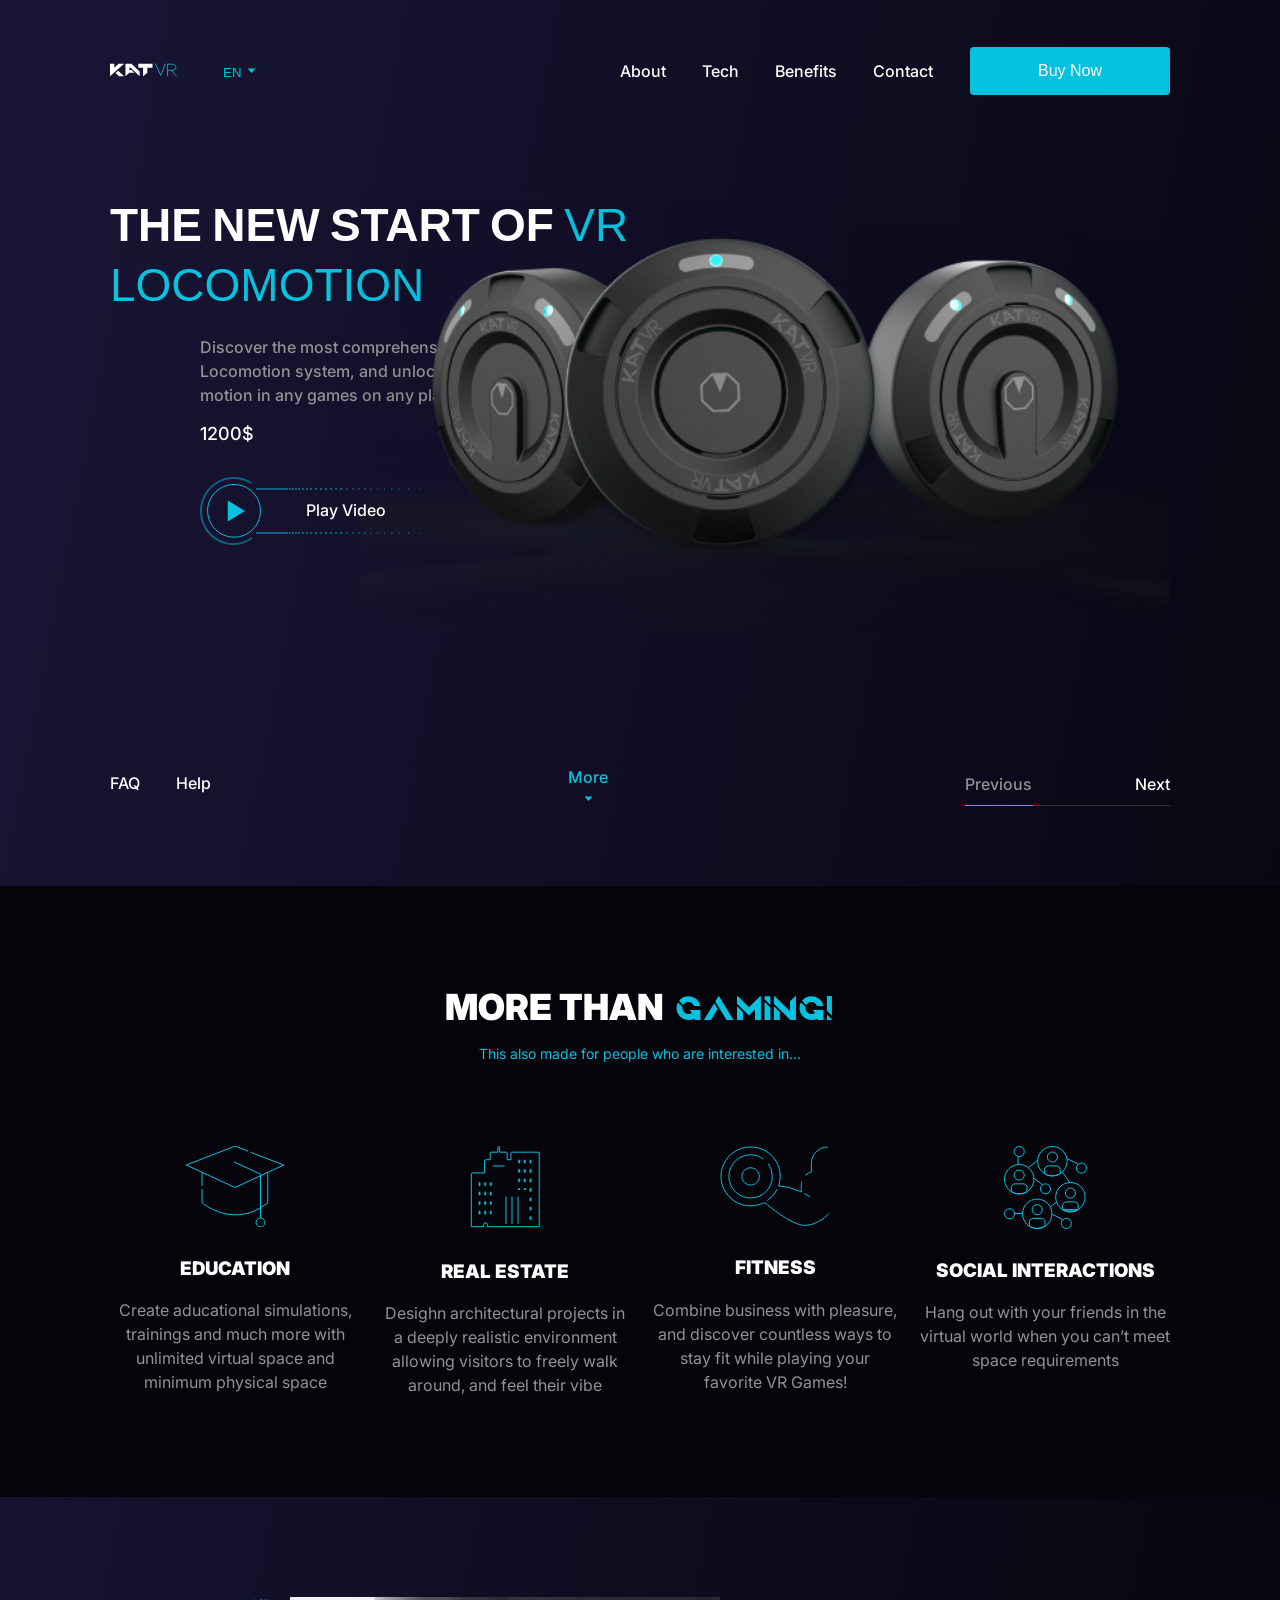
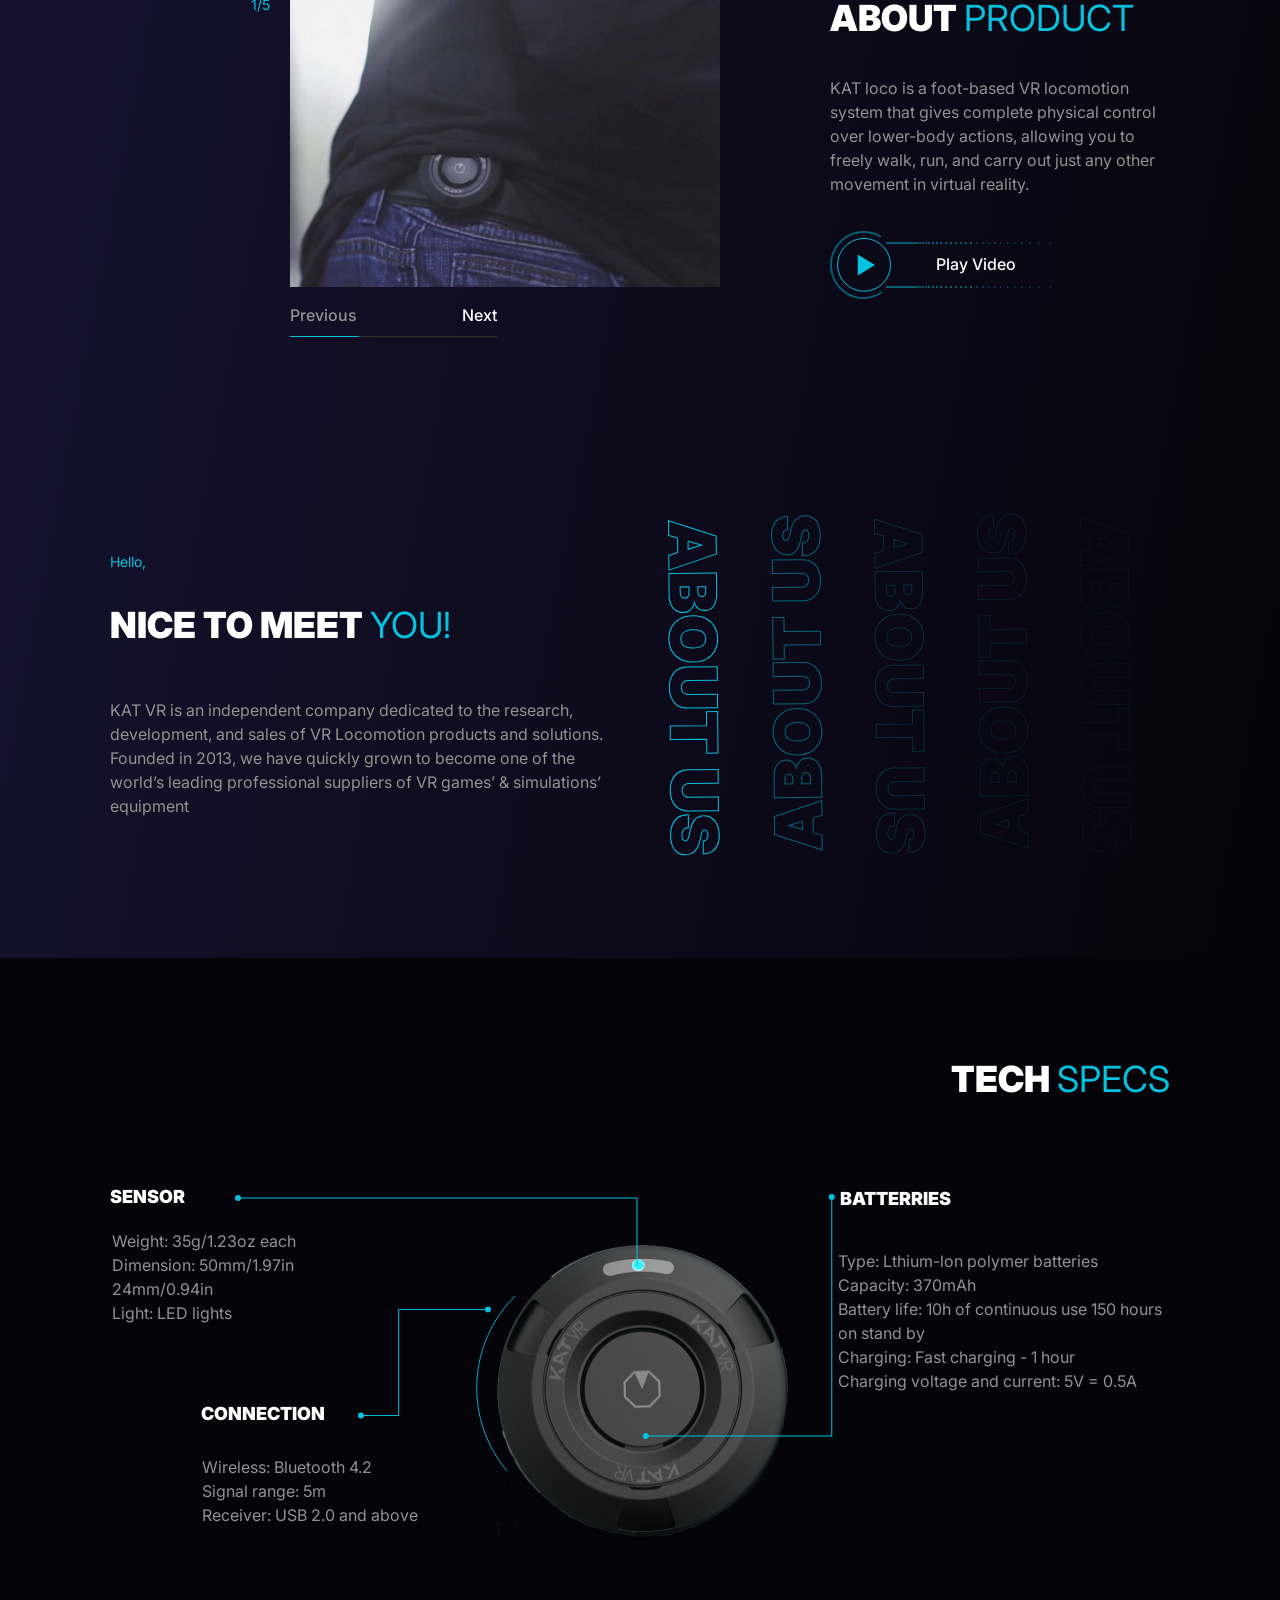
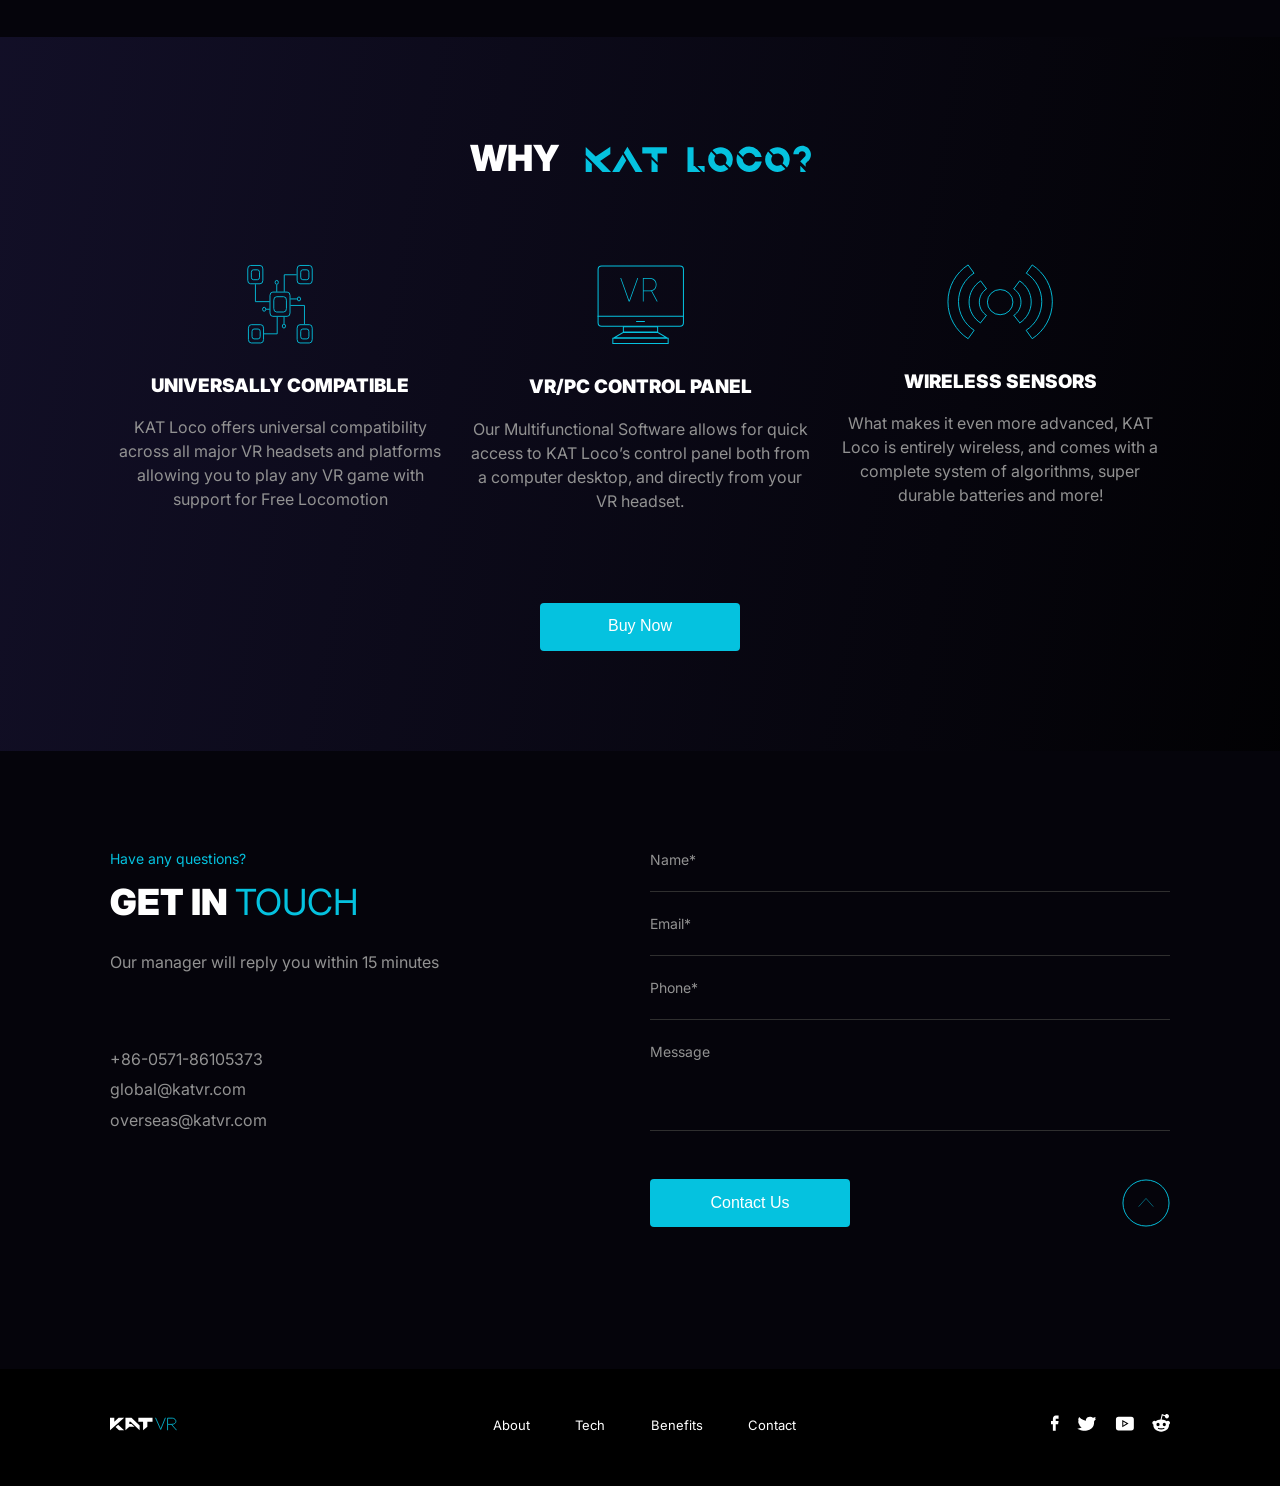
<file: index.html>
<!doctype html><html lang="en" class="page"><head><meta charset="utf-8"><meta name="viewport" content="width=device-width, initial-scale=1.0"><title>KateVR</title><link rel="stylesheet" href="index.b2f0c675.css"><link rel="icon" href="favicon.d7682558.svg"><link rel="preconnect" href="https://fonts.googleapis.com"><link rel="preconnect" href="https://fonts.gstatic.com"><link href="https://fonts.googleapis.com/css2?family=Inter:ital,opsz,wght@0,14..32,100..900;1,14..32,100..900&display=swap" rel="stylesheet"></head><body> <a id="top"></a> <header class="header"> <div class="top-bar"> <div class="container"> <div class="top-bar__content"> <div class="top-bar__left"> <a href="#" class="top-bar__logo"> <img src="logo.3703024a.svg" alt="Logo" class="top-bar__logo-img"> </a> <form action="#" method="get" class="language-switcher"> <label for="language-select"></label> <select id="language-select" name="language" onchange="location = this.value;" class="language-switcher__select"> <option value="/en/index.html" class="language-switcher__option"> EN </option> <option value="/uk/index.html" class="language-switcher__option"> UA </option> <option value="/pl/index.html" class="language-switcher__option"> PL </option> <option value="/ar/index.html" class="language-switcher__option"> AR </option> <option value="/chs/index.html" class="language-switcher__option"> CHS </option> <option value="/cht/index.html" class="language-switcher__option"> CHT </option> <option value="/fra/index.html" class="language-switcher__option"> FRA </option> <option value="/deu/index.html" class="language-switcher__option"> DEU </option> <option value="/ita/index.html" class="language-switcher__option"> ITA </option> </select> </form> </div> <div class="top-bar__right"> <nav class="nav"> <ul class="nav__list nav__list--top"> <li class="nav__item"> <a href="#about" class="nav__link"> About </a> </li> <li class="nav__item"> <a href="#tech" class="nav__link"> Tech </a> </li> <li class="nav__item"> <a href="#benefits" class="nav__link"> Benefits </a> </li> <li class="nav__item"> <a href="#contact" class="nav__link"> Contact </a> </li> </ul> </nav> <button type="submit" class="button button__top-bar"> <a href="#order" class="button__top-bar"> Buy Now </a> </button> </div> <a href="#menu" class="top-bar__logo-menu"></a> </div> </div> </div> <div class="container"> <div class="header__content"> <picture class="header__fond"> <source srcset="image-des.78e8063e.png" media="(min-width: 1280px)"> <source srcset="image-tab.a88b3198.png" media="(min-width: 768px)"> <source srcset="image-mob.cc9df859.png" media="(max-width: 767px)"> <img src="image-des.78e8063e.png" alt="Header image" class="header__img"> </picture> <h1 class="header__title"> THE NEW START OF <span class="header__title--accent">VR LOCOMOTION</span> </h1> <p class="header__text"> Discover the most comprehensive VR Locomotion system, and unlock infinite motion in any games on any platforms! </p> <p class="header__price">1200$</p> <div class="play"> <input type="checkbox" id="video-toggle" class="play__video-toggle" hidden> <label for="video-toggle" class="play__label"> <svg width="221" height="69" fill="none" class="play__icon"><path fill="#05C2DF" d="M86 12H56v2h30zM86 56H56v2h30z" opacity=".45"/><path stroke="#05C2DF" stroke-miterlimit="1.517" stroke-width="2" d="M51 7c-4.88-3.411-10.086-4.648-16-5S23.56 3.003 18.321 5.812a32.7 32.7 0 0 0-12.676 12.18A33.4 33.4 0 0 0 1 35.08a33.4 33.4 0 0 0 4.727 17.066A32.7 32.7 0 0 0 18.46 64.263a32.04 32.04 0 0 0 17.066 3.67C41.44 67.554 47.136 65.436 52 62" opacity=".45"/><path stroke="#05C2DF" stroke-miterlimit="10" d="M34.03 61.155c14.588 0 26.413-11.79 26.413-26.335 0-14.544-11.825-26.335-26.412-26.335S7.618 20.275 7.618 34.82s11.825 26.335 26.413 26.335Z"/><path fill="#05C2DF" d="M45 35 27.75 45.392V24.608z" class="play__icon--arrow"/><path fill="#05C2DF" d="M91 12h-2v2h2zM88 12h-2v2h2zM94 12h-2v2h2zM97 12h-2v2h2zM100 12h-2v2h2zM104 12h-2v2h2zM108 12h-2v2h2zM112 12h-2v2h2zM117 12h-2v2h2zM122 12h-2v2h2zM127 12h-2v2h2zM132 12h-2v2h2zM137 12h-2v2h2zM142 12h-2v2h2zM153.6 12.23H152v1.6h1.6zM159.6 12.23H158v1.6h1.6zM165.6 12.23H164v1.6h1.6zM171.3 12.43H170v1.3h1.3zM178.3 12.43H177v1.3h1.3zM185.3 12.43H184v1.3h1.3zM192.3 12.43H191v1.3h1.3zM200.3 12.43H199v1.3h1.3zM209.3 12.43H208v1.3h1.3zM147.6 12.23H146v1.6h1.6zM221 12.5h-1v1h1zM91 56h-2v2h2zM88 56h-2v2h2zM94 56h-2v2h2zM97 56h-2v2h2zM100 56h-2v2h2zM104 56h-2v2h2zM108 56h-2v2h2zM112 56h-2v2h2zM117 56h-2v2h2zM122 56h-2v2h2zM127 56h-2v2h2zM132 56h-2v2h2zM137 56h-2v2h2zM142 56h-2v2h2zM153.6 56.23H152v1.6h1.6zM159.6 56.23H158v1.6h1.6zM165.6 56.23H164v1.6h1.6zM171.3 56.43H170v1.3h1.3zM178.3 56.43H177v1.3h1.3zM185.3 56.43H184v1.3h1.3zM192.3 56.43H191v1.3h1.3zM200.3 56.43H199v1.3h1.3zM209.3 56.43H208v1.3h1.3zM147.6 56.23H146v1.6h1.6zM221 56.5h-1v1h1z" opacity=".45"/></svg> <span class="play__text">Play Video</span> </label> <div class="overlay"> <div class="overlay__content"> <label for="video-toggle" class="overlay__icon-close"> <img src="icon-close.1c8b5f7a.svg" alt="Close"> </label> <iframe src="https://www.youtube.com/embed/8z6QjTrTkGY" width="560" height="315" allow="accelerometer; autoplay; clipboard-write; encrypted-media; gyroscope; picture-in-picture" allowfullscreen class="overlay__video"></iframe> </div> </div> </div> <button type="submit" class="button button--buy page__button-buy"> <a href="#order" class="page__button-link"> Buy Now </a> </button> <div class="header__bottom"> <nav class="nav"> <ul class="nav__list nav__list--bottom"> <li class="nav__item"> <a href="#FAQ" class="nav__link"> FAQ </a> </li> <li class="nav__item"> <a href="#help" class="nav__link"> Help </a> </li> </ul> </nav> <div class="faq__button-more faq__button-more--bottom"> <a href="#more" class="button__more"> More </a> </div> <div class="header__slider slider"> <div class="slider__previous">Previous</div> <div class="slider__next">Next</div> </div> </div> </div> </div> </header>  <aside class="order page__aside page__aside--buy" id="order"> <div class="container"> <div class="top-bar__content top-bar__content--aside"> <a href="#" class="top-bar__logo"> <img src="logo.3703024a.svg" alt="Logo" class="top-bar__logo-img"> </a> <a href="#" class="top-bar__logo-close"></a> </div> <div class="top-bar__content top-bar__content--desktop"> <a href="#" class="top-bar__logo"> <img src="logo.3703024a.svg" alt="Logo" class="top-bar__logo-img"> </a> <div class="order__top-menu-desk"> <div class="order__block order__block--active-desk"> Place Order </div> <div class="order__block">Pay</div> <div class="order__block">Complete</div> </div> <a href="#" class="top-bar__logo-close"></a> </div> <div class="order__content"> <div class="order__top-menu"> <div class="order__block order__block--active">Place Order</div> <div class="order__block">Pay</div> <div class="order__block">Complete</div> </div> <picture class="order__picture"> <source srcset="image-des.617e1660.png" media="(min-width: 1280px)"> <source srcset="image-tab.8a3d591d.png" media="(min-width: 768px)"> <source srcset="image-mob.cc9df859.png" media="(max-width: 767px)"> <img src="image-des.617e1660.png" alt="Order image" class="order__img"> </picture> <div class="order__qty-price"> <div class="order__qty"> <span class="order__subtitle">Quantity</span> <form action="#" method="get" class="order__qty-form"> <label for="select-quantity"></label> <select name="quantity" id="select-quantity" class="order__qty-number"> <option value="1">1</option> <option value="2">2</option> <option value="3">3</option> <option value="4">4</option> <option value="5">5</option> <option value="6">6</option> <option value="7">7</option> <option value="8">8</option> <option value="9">9</option> <option value="10">10</option> <option value="11">11</option> <option value="12">12</option> </select> </form> </div> <div class="order__price"> <span class="order__subtitle">Price</span> <span class="order__amounts">1200$</span> </div> </div> <div class="order__input"> <form action="#" class="form" onsubmit="this.reset(); return false;">  <div class="form__wrapper"> <label for="first-name" class="form__subtitle"> First Name* </label> <input type="text" name="first-name" id="first-name" class="form__input" required placeholder="&nbsp;" pattern="[A-Za-z]+"> </div>  <div class="form__wrapper"> <label for="last-name" class="form__subtitle"> Last Name* </label> <input type="text" name="last-name" id="last-name" class="form__input" required placeholder="&nbsp;" pattern="[A-Za-z]+"> </div>  <div class="form__wrapper"> <label for="email" class="form__subtitle"> Email* </label> <input type="email" name="email" id="email" class="form__input" required placeholder="&nbsp;"> </div>  <div class="form__wrapper"> <label for="telephone" class="form__subtitle"> Phone Number* </label> <input type="tel" name="telephone" id="telephone" class="form__input" required placeholder="&nbsp;"> </div> <div class="form-select"> <label for="select-country" class="form__subtitle"> Country* </label> <select name="country" id="select-country" class="form-select__list" required> <option></option> <option value="Ukraine">Ukraine</option> <option value="USA">USA</option> <option value="Portugal">Portugal</option> <option value="Spain">Spain</option> <option value="Poland">Poland</option> <option value="Germany">Germany</option> <option value="France">France</option> </select> </div> <div class="form-select"> <label for="select-city" class="form__subtitle"> City* </label> <select name="country" id="select-city" class="form-select__list" required> <option></option> <option value="Kyiv">Kyiv</option> <option value="Dnipro">Dnipro</option> <option value="Kharkiv">Kharkiv</option> <option value="Odesa">Odesa</option> <option value="Lviv">Lviv</option> <option value="New-York">New-York</option> <option value="Dallas">Dallas</option> <option value="Los Angeles">Los Angeles</option> <option value="Chicago">Chicago</option> <option value="Houston">Houston</option> <option value="Lisboa">Lisboa</option> <option value="Porto">Porto</option> <option value="Minho">Minho</option> <option value="Madrid">Madrid</option> <option value="Barcelona">Barcelona</option> <option value="Valencia">Valencia</option> <option value="Seville">Seville</option> <option value="Warsaw">Warsaw</option> <option value="Krakow">Krakow</option> <option value="Lodz">Lodz</option> <option value="Wroclaw">Wroclaw</option> <option value="Berlin">Berlin</option> <option value="Hamburg">Hamburg</option> <option value="Munich">Munich</option> <option value="Cologne">Cologne</option> <option value="Paris">Paris</option> <option value="Marseille">Marseille</option> <option value="Lyon">Lyon</option> <option value="Toulouse">Toulouse</option> </select> </div> <div class="form__wrapper"> <label for="address" class="form__subtitle"> Shipping Adress* </label> <input type="text" name="address" id="address" class="form__input" required placeholder="&nbsp;"> </div> <div class="form__wrapper"> <label for="address2" class="form__subtitle"> Shipping Adress 2 </label> <input type="text" name="address2" id="address2" class="form__input"> </div> </form> </div> <button type="submit" class="button button__purchase" disabled> <a href="#pay" class="button__purchase-link"> Purchase </a> </button> </div> </div> </aside>  <aside class="order page__aside page__aside--buy" id="pay"> <div class="container"> <div class="top-bar__content top-bar__content--aside"> <a href="#" class="top-bar__logo"> <img src="logo.3703024a.svg" alt="Logo" class="top-bar__logo-img"> </a> <a href="#" class="top-bar__logo-close"></a> </div> <div class="top-bar__content top-bar__content--desktop"> <a href="#" class="top-bar__logo"> <img src="logo.3703024a.svg" alt="Logo" class="top-bar__logo-img"> </a> <div class="order__top-menu-desk"> <div class="order__block">Place Order</div> <div class="order__block order__block--active-desk">Pay</div> <div class="order__block">Complete</div> </div> <a href="#" class="top-bar__logo-close"></a> </div> <div class="order__content"> <div class="order__top-menu"> <div class="order__block">Place Order</div> <div class="order__block order__block--active">Pay</div> <div class="order__block">Complete</div> </div> <picture class="order__picture order__picture--pay"> <source srcset="image-des.617e1660.png" media="(min-width: 1280px)"> <source srcset="image-tab.8a3d591d.png" media="(min-width: 768px)"> <source srcset="image-mob.cc9df859.png" media="(max-width: 767px)"> <img src="image-des.617e1660.png" alt="Order image" class="order__img"> </picture> <div class="order__qty-price order__qty-price--pay"> <div class="order__qty"> <span class="order__subtitle">Quantity</span> <form action="#" method="get" class="order__qty-form"> <label for="select-quantity-2"></label> <select name="quantity" id="select-quantity-2" class="order__qty-number"> <option value="1">1</option> <option value="2">2</option> <option value="3">3</option> <option value="4">4</option> <option value="5">5</option> <option value="6">6</option> <option value="7">7</option> <option value="8">8</option> <option value="9">9</option> <option value="10">10</option> <option value="11">11</option> <option value="12">12</option> </select> </form> </div> <div class="order__price"> <span class="order__subtitle">Price</span> <span class="order__amounts">1200$</span> </div> </div> <div class="order__input order__input--pay"> <form action="#" method="post"> <div class="pay-order"> <div class="pay-order__card-num"> <label for="card-number" class="form__subtitle"> Card Number* </label> <div class="pay-order__numbrs"> <div> <input type="text" name="card-number-1" id="card-number" pattern="\d{13,16}" maxlength="4" required placeholder="0000" class="pay-order__input pay-order__input--num"> </div> <div> <input type="text" name="card-number-2" pattern="\d{13,16}" maxlength="4" required placeholder="0000" class="pay-order__input pay-order__input--num"> </div> <div> <input type="text" name="card-number-3" pattern="\d{13,16}" maxlength="4" required placeholder="0000" class="pay-order__input pay-order__input--num"> </div> <div> <input type="text" name="card-number-4" pattern="\d{13,16}" maxlength="4" required placeholder="0000" class="pay-order__input pay-order__input--num"> </div> <div class="pay-order__icon-card"> <img src="visa.de3816d8.svg" alt="Icon-VISA" class="pay-order__img-card"> </div> </div> </div> <div class="pay-order__name"> <label for="card-name" class="form__subtitle"> Card Holder Name* </label> <input type="text" id="card-name" name="card-name" class="pay-order__input"> </div> <div class="pay-order__date"> <label for="expiry-date" class="form__subtitle"> Expiration Date* </label> <input type="text" id="expiry-date" name="expiry-date" pattern="\d{2}/\d{2}" maxlength="5" required placeholder="MM/YY" class="pay-order__input pay-order__input--date"> </div> <div class="pay-order__cvv"> <label for="cvv" class="form__subtitle"> CVV* </label> <input type="text" id="cvv" name="cvv" pattern="\d{3}" maxlength="3" required placeholder="000" class="pay-order__input pay-order__input--cvv"> </div> </div> </form> </div> <button type="submit" class="button button__purchase"> <a href="#complete" class="button__purchase-link"> Purchase </a> </button> </div> </div> </aside>  <aside class="order page__aside page__aside--buy" id="complete"> <div class="container"> <div class="top-bar__content top-bar__content--aside"> <a href="#" class="top-bar__logo"> <img src="logo.3703024a.svg" alt="Logo" class="top-bar__logo-img"> </a> <a href="#" class="top-bar__logo-close"></a> </div> <div class="top-bar__content top-bar__content--desktop"> <a href="#" class="top-bar__logo"> <img src="logo.3703024a.svg" alt="Logo" class="top-bar__logo-img"> </a> <div class="order__top-menu-desk"> <div class="order__block">Place Order</div> <div class="order__block">Pay</div> <div class="order__block order__block--active-desk">Complete</div> </div> <a href="#" class="top-bar__logo-close"></a> </div> <div class="order__content"> <div class="order__top-menu"> <div class="order__block">Place Order</div> <div class="order__block">Pay</div> <div class="order__block order__block--active">Complete</div> </div> <h2 class="order__complete-title"> Thank you for <span class="order__complete-title--accent">your</span> order! </h2> <p class="order__complete-text"> Your order has been placed and is being processed. You will recive an email with the order details </p> <button type="submit" class="button button__back"> <a href="#" class="button__purchase-link"> Back to homepage </a> </button> </div> </div> </aside>  <aside class="menu page__aside" id="menu"> <div class="menu__content"> <div class="container"> <div class="top-bar__content top-bar__content--menu"> <a href="#" class="top-bar__logo-close"></a> </div> <nav class="menu__nav"> <ul class="menu__list"> <li class="menu__item"> <a href="#about" class="menu__link"> About </a> </li> <li class="menu__item"> <a href="#tech" class="menu__link"> Tech </a> </li> <li class="menu__item"> <a href="#benefits" class="menu__link"> Benefits </a> </li> <li class="menu__item"> <a href="#contact" class="menu__link"> Contact </a> </li> <li class="menu__item"> <a href="#language" class="menu__link"> Language </a> </li> <li class="menu__item"> <a href="#FAQ" class="menu__link"> FAQ </a> </li> <li class="menu__item"> <a href="#help" class="menu__link"> Help </a> </li> </ul> </nav> </div> </div> </aside>  <aside class="language page__aside" id="language"> <div class="container"> <div class="top-bar__content top-bar__content--language"> <a href="#menu" class="top-bar__logo-row"> <svg width="10" height="19" fill="none" class="top-bar__logo-row-svg"><path stroke="#fff" d="M9.5 1 1 9.5 9.5 18" class="top-bar__logo-row-svg"/></svg> </a> </div> <nav class="menu__nav"> <ul class="menu__list"> <li class="menu__item"> <a href="#" class="menu__link"> English </a> </li> <li class="menu__item"> <a href="#" class="menu__link"> Arabic </a> </li> <li class="menu__item"> <a href="#" class="menu__link"> Chinese (Simplified) </a> </li> <li class="menu__item"> <a href="#" class="menu__link"> Chinese (Traditional) </a> </li> <li class="menu__item"> <a href="#" class="menu__link"> French </a> </li> <li class="menu__item"> <a href="#" class="menu__link"> German </a> </li> <li class="menu__item"> <a href="#" class="menu__link"> Italian </a> </li> <li class="menu__item"> <a href="#" class="menu__link"> Polish </a> </li> <li class="menu__item"> <a href="#" class="menu__link"> Ukrainian </a> </li> </ul> </nav> </div> </aside>  <aside class="help page__aside" id="help"> <div class="help__content"> <div class="container"> <div class="top-bar__content top-bar__content--help"> <a href="#" class="top-bar__logo-close"></a> </div> <div class="help__main-info"> <h2 class="help__title section-title section-title--aside"> HOW CAN WE <span class="section-title--accent">HELP</span> YOU? </h2> <p class="help__text"> Welcome to our help center. Our goal is to make the process of getting acquainted and purchase as easy and pleasant as possible. Need help with your KAT VR loco product? Many product questions can be resolved by reviewing our Product Support <a href="#FAQ" class="help__link"> FAQs </a> . <br> <br> Please also feel free to <a href="#contact" class="help__link"> Contact Us </a> directly should you need anything further. We’re happy to help. </p> <div class="help__links"> <a href="#" class="help__link"> Instruction manual </a> <a href="#" class="help__link"> Where to go for a warranty </a> <a href="#" class="help__link"> Service Policy </a> </div> <div class="contact-info contact-info--help"> <a href="tel:+86-0571-86105373" class="contact-info__link contact-info__link--help"> +86-0571-86105373 </a> <a href="mailto:global@katvr.com" class="contact-info__link contact-info__link--help"> global@katvr.com </a> <a href="mailto:overseas@katvr.com" class="contact-info__link contact-info__link--help"> overseas@katvr.com </a> </div> </div> </div> </div> </aside>  <aside class="faq page__aside" id="FAQ"> <div class="faq__main"> <div class="container"> <div class="top-bar__content top-bar__content--faq"> <a href="#" class="top-bar__logo-close"></a> </div> <div class="faq__conteiner"> <h2 class="section-title section-title--aside"> FREQUENTLY ASKED <br> <span class="section-title--accent">QUESTIONS</span> </h2> <div class="faq__bocks faq__bocks--1"> <input type="checkbox" id="faq1" class="faq__toggle"> <label for="faq1" class="faq__question"> What makes KAT loco different from other systems? </label> <div class="faq__content"> <p class="faq__answer"> Despite being approached from many different angles, all traditional VR Locomotion systems including roomscale, teleportation, and free locomotion failed to provide an optimal solution capable of integrating high immersion with convenience. KAT loco does all of that without repeating their flaws. Our system offers a complete and versatile solution for an affordable price what makes it a perfect choice for home-use. It is also 100% user friendly, wireless, universally compatible, and more! It even offers decoupled head and body directions! </p> <p class="faq__date"> Last updated: Wed, June 12 2019 7:07 PM UTC +03:00 </p> </div> </div> <div class="faq__bocks faq__bocks--2"> <input type="checkbox" id="faq2" class="faq__toggle"> <label for="faq2" class="faq__question"> Will it decrease my motion sickness? </label> <div class="faq__content"> <p class="faq__answer"> Yes, KAT loco has been designed with motion sickness reduction in mind. By offering decoupled head and body directions, it helps to minimize motion sickness commonly associated with traditional VR locomotion systems. Additionally, its user-friendly and versatile design enhances comfort and immersion, further contributing to a smoother VR experience with reduced motion sickness. </p> <p class="faq__date"> Last updated: Thu, June 10 2024 10:30 AM UTC +03:00 </p> </div> </div> <div class="faq__bocks faq__bocks--3"> <input type="checkbox" id="faq3" class="faq__toggle"> <label for="faq3" class="faq__question"> Which VR headsets is it compatible with? </label> <div class="faq__content"> <p class="faq__answer"> KAT loco is compatible with a wide range of VR headsets, ensuring versatility and convenience for users. Whether you're using popular models like Oculus Rift, HTC Vive, or others, KAT loco seamlessly integrates with them, offering a universal compatibility that enhances your VR experience across various platforms. </p> <p class="faq__date"> Last updated: Fri, June 10 2024 3:45 PM UTC +03:00 </p> </div> </div> <div class="faq__bocks faq__bocks--4"> <input type="checkbox" id="faq4" class="faq__toggle"> <label for="faq4" class="faq__question"> Is it compatible with Oculus Quest? </label> <div class="faq__content"> <p class="faq__answer"> Yes, absolutely! KAT loco is fully compatible with Oculus Quest, ensuring that users can enjoy an enhanced VR experience on this popular headset. With its universal compatibility, KAT loco seamlessly integrates with Oculus Quest, providing users with a versatile and immersive locomotion solution. </p> <p class="faq__date"> Last updated: Sun, March 10 2023 9:15 AM UTC +03:00 </p> </div> </div> <div class="faq__button-more"> <a href="#more" class="button__more"> More </a> </div> </div> </div> </div> </aside> <main class="main"> <!-- More --> <section class="more section-container" id="more"> <div class="container"> <h2 class="title-section title-section--more"> MORE THAN <span class="title-section__accent title-section__accent--gaming"> GAMING! </span> </h2> <p class="more__text"> This also made for people who are interested in... </p> <div class="more-why"> <div class="more-why__block"> <img src="education.a535a088.svg" alt="Education" class="more-why__icon more-why__icon--edc"> <h3 class="more-why__subtitle">EDUCATION</h3> <div class="more-why__info-wrapper"> <p class="more-why__info"> Create aducational simulations, trainings and much more with unlimited virtual space and minimum physical space </p> </div> </div> <div class="more-why__block"> <img src="real-estate.35e48086.svg" alt="Real estate" class="more-why__icon more-why__icon--real"> <h3 class="more-why__subtitle">REAL ESTATE</h3> <div class="more-why__info-wrapper"> <p class="more-why__info"> Desighn architectural projects in a deeply realistic environment allowing visitors to freely walk around, and feel their vibe </p> </div> </div> <div class="more-why__block"> <img src="fitness.fe1a6e6a.svg" alt="Fitness" class="more-why__icon more-why__icon--fit"> <h3 class="more-why__subtitle">FITNESS</h3> <div class="more-why__info-wrapper"> <p class="more-why__info"> Combine business with pleasure, and discover countless ways to stay fit while playing your favorite VR Games! </p> </div> </div> <div class="more-why__block"> <img src="social.2bbe06d1.svg" alt="Social interactions" class="more-why__icon more-why__icon--social"> <h3 class="more-why__subtitle">SOCIAL INTERACTIONS</h3> <div class="more-why__info-wrapper"> <p class="more-why__info"> Hang out with your friends in the virtual world when you can’t meet space requirements </p> </div> </div> </div> </div> </section>  <section class="about section-container" id="about"> <div class="container"> <div class="about__content-top"> <h2 class="title-section title-section--about"> ABOUT <span class="title-section__accent">PRODUCT</span> </h2> <div class="about__slider-number">1/5</div> <div class="slider-about"> <input type="radio" name="slick" class="slick-1" id="slick-1" checked> <input type="radio" name="slick" class="slick-2" id="slick-2"> <input type="radio" name="slick" class="slick-3" id="slick-3"> <input type="radio" name="slick" class="slick-4" id="slick-4"> <input type="radio" name="slick" class="slick-5" id="slick-5"> <div class="slider-about__track"> <div class="slider-about__item"> <img src="image_1.68c23d4c.png" alt="katvrWithJeans" class="slider-about__img slider-about__img--1"> </div> <div class="slider-about__item"> <img src="image_2.af3efa6c.png" alt="katvrAudioSistem" class="slider-about__img slider-about__img--2"> </div> <div class="slider-about__item"> <img src="image_3.35cc5e2d.png" alt="katvrSoldier" class="slider-about__img"> </div> <div class="slider-about__item"> <img src="image_4.424c206a.png" alt="katvrBeat" class="slider-about__img"> </div> <div class="slider-about__item"> <img src="image_5.3c9c9c55.png" alt="katvrSystem" class="slider-about__img"> </div> </div> <div class="slick-navigation"> <label for="slick-1"></label> <label for="slick-2"></label> <label for="slick-3"></label> <label for="slick-4"></label> <label for="slick-5"></label> </div> </div> <div class="about__slider slider"> <div class="slider__previous">Previous</div> <div class="slider__next">Next</div> </div> <p class="about__info"> KAT loco is a foot-based VR locomotion system that gives complete physical control over lower-body actions, allowing you to freely walk, run, and carry out just any other movement in virtual reality. </p> <div class="play play__about"> <input type="checkbox" id="video-toggle-2" class="play__video-toggle" hidden> <label for="video-toggle-2" class="play__label"> <svg width="221" height="69" fill="none" class="play__icon"><path fill="#05C2DF" d="M86 12H56v2h30zM86 56H56v2h30z" opacity=".45"/><path stroke="#05C2DF" stroke-miterlimit="1.517" stroke-width="2" d="M51 7c-4.88-3.411-10.086-4.648-16-5S23.56 3.003 18.321 5.812a32.7 32.7 0 0 0-12.676 12.18A33.4 33.4 0 0 0 1 35.08a33.4 33.4 0 0 0 4.727 17.066A32.7 32.7 0 0 0 18.46 64.263a32.04 32.04 0 0 0 17.066 3.67C41.44 67.554 47.136 65.436 52 62" opacity=".45"/><path stroke="#05C2DF" stroke-miterlimit="10" d="M34.03 61.155c14.588 0 26.413-11.79 26.413-26.335 0-14.544-11.825-26.335-26.412-26.335S7.618 20.275 7.618 34.82s11.825 26.335 26.413 26.335Z"/><path fill="#05C2DF" d="M45 35 27.75 45.392V24.608z" class="play__icon--arrow"/><path fill="#05C2DF" d="M91 12h-2v2h2zM88 12h-2v2h2zM94 12h-2v2h2zM97 12h-2v2h2zM100 12h-2v2h2zM104 12h-2v2h2zM108 12h-2v2h2zM112 12h-2v2h2zM117 12h-2v2h2zM122 12h-2v2h2zM127 12h-2v2h2zM132 12h-2v2h2zM137 12h-2v2h2zM142 12h-2v2h2zM153.6 12.23H152v1.6h1.6zM159.6 12.23H158v1.6h1.6zM165.6 12.23H164v1.6h1.6zM171.3 12.43H170v1.3h1.3zM178.3 12.43H177v1.3h1.3zM185.3 12.43H184v1.3h1.3zM192.3 12.43H191v1.3h1.3zM200.3 12.43H199v1.3h1.3zM209.3 12.43H208v1.3h1.3zM147.6 12.23H146v1.6h1.6zM221 12.5h-1v1h1zM91 56h-2v2h2zM88 56h-2v2h2zM94 56h-2v2h2zM97 56h-2v2h2zM100 56h-2v2h2zM104 56h-2v2h2zM108 56h-2v2h2zM112 56h-2v2h2zM117 56h-2v2h2zM122 56h-2v2h2zM127 56h-2v2h2zM132 56h-2v2h2zM137 56h-2v2h2zM142 56h-2v2h2zM153.6 56.23H152v1.6h1.6zM159.6 56.23H158v1.6h1.6zM165.6 56.23H164v1.6h1.6zM171.3 56.43H170v1.3h1.3zM178.3 56.43H177v1.3h1.3zM185.3 56.43H184v1.3h1.3zM192.3 56.43H191v1.3h1.3zM200.3 56.43H199v1.3h1.3zM209.3 56.43H208v1.3h1.3zM147.6 56.23H146v1.6h1.6zM221 56.5h-1v1h1z" opacity=".45"/></svg> <span class="play__text">Play Video</span> </label> <div class="overlay"> <div class="overlay__content"> <label for="video-toggle" class="overlay__icon-close"> <img src="icon-close.1c8b5f7a.svg" alt="Close"> </label> <iframe src="https://www.youtube.com/embed/8z6QjTrTkGY" width="560" height="315" allow="accelerometer; autoplay; clipboard-write; encrypted-media; gyroscope; picture-in-picture" allowfullscreen class="overlay__video"></iframe> </div> </div> </div> </div> <div class="about__content-bottom"> <p class="about__hello">Hello,</p> <h2 class="title-section title-section--greetings"> NICE TO MEET <span class="title-section__accent">YOU!</span> </h2> <p class="about__info about__info--greetings"> KAT VR is an independent company dedicated to the research, development, and sales of VR Locomotion products and solutions. Founded in 2013, we have quickly grown to become one of the world’s leading professional suppliers of VR games’ & simulations’ equipment </p> <picture class="about__svg"> <source srcset="about-greetings-big.e9ff8453.svg" media="(min-width: 1280px)"> <source srcset="about-greetings.645e9a7f.svg" media="(min-width: 768px)"> <img src="about-greetings-big.e9ff8453.svg" alt="About Us" class="about__svg"> </picture> </div> </div> </section>  <section class="section-container tech" id="tech"> <div class="container"> <div class="tech__content"> <h2 class="title-section title-section--tech"> TECH <span class="title-section__accent">SPECS</span> </h2> <div class="tech__wrapper-img"> <img src="image_4.424c206a.png" alt="katvrBeat" class="tech__img"> <div class="tech__semi-circle"></div> <div class="tech__wrapper-buttom tech__wrapper-buttom--sensor"> <input type="checkbox" id="sensor" class="tech__checkbox"> <label for="sensor" class="tech__buttom"></label> <p class="tech__info tech__info--sensore"> Weight: 35g/1.23oz each <br> Dimension: 50mm/1.97in <br> 24mm/0.94in <br> Light: LED lights </p> <div class="tech__line tech__line--sensore"></div> <p class="tech__subtitle tech__subtitle--sensore">SENSOR</p> </div> <div class="tech__wrapper-buttom tech__wrapper-buttom--batterries"> <input type="checkbox" id="batterries" class="tech__checkbox"> <label for="batterries" class="tech__buttom"></label> <p class="tech__info tech__info--batterries"> Type: Lthium-lon polymer batteries <br> Capacity: 370mAh <br> Battery life: 10h of continuous use 150 hours on stand by <br> Charging: Fast charging - 1 hour <br> Charging voltage and current: 5V = 0.5A </p> <div class="tech__line tech__line--batterries"></div> <p class="tech__subtitle tech__subtitle--batterries"> BATTERRIES </p> </div> <div class="tech__wrapper-buttom tech__wrapper-buttom--connection"> <input type="checkbox" id="connection" class="tech__checkbox"> <label for="connection" class="tech__buttom"></label> <p class="tech__info tech__info--connection"> Wireless: Bluetooth 4.2 <br> Signal range: 5m <br> Receiver: USB 2.0 and above <br> </p> <div class="tech__line tech__line--connection"></div> <p class="tech__subtitle tech__subtitle--connection"> CONNECTION </p> </div> </div> </div> </div> </section>  <section class="section-container why" id="benefits"> <div class="container"> <div class="why__content"> <h2 class="title-section title-section--why"> WHY <span class="title-section__accent title-section__accent--kat-loco"> KAT LOCO? </span> </h2> <div class="more-why"> <div class="more-why__block more-why__block--why"> <img src="universally.fe386c26.svg" alt="Universally" class="more-why__icon more-why__icon--uni"> <h3 class="more-why__subtitle">UNIVERSALLY COMPATIBLE</h3> <div class="more-why__info-wrapper more-why__info-wrapper--why"> <p class="more-why__info"> KAT Loco offers universal compatibility across all major VR headsets and platforms allowing you to play any VR game with support for Free Locomotion </p> </div> </div> <div class="more-why__block more-why__block--why"> <img src="vr-pc.313c2e43.svg" alt="VR-PC" class="more-why__icon more-why__icon--vr-pc"> <h3 class="more-why__subtitle">VR/PC CONTROL PANEL</h3> <div class="more-why__info-wrapper more-why__info-wrapper--why"> <p class="more-why__info"> Our Multifunctional Software allows for quick access to KAT Loco’s control panel both from a computer desktop, and directly from your VR headset. </p> </div> </div> <div class="more-why__block more-why__block--why"> <img src="wireless.16b2e67c.svg" alt="Wireless" class="more-why__icon more-why__icon--wireless"> <h3 class="more-why__subtitle">WIRELESS SENSORS</h3> <div class="more-why__info-wrapper more-why__info-wrapper--why"> <p class="more-why__info"> What makes it even more advanced, KAT Loco is entirely wireless, and comes with a complete system of algorithms, super durable batteries and more! </p> </div> </div> </div> <button type="submit" class="button button__top-bar button__top-bar--why"> <a href="#order" class="button__top-bar"> Buy Now </a> </button> </div> </div> </section>  <section class="contact section-container" id="contact"> <div class="container"> <div class="contact__content"> <p class="contact__question">Have any questions?</p> <h2 class="title-section title-section--contact"> GET IN <span class="title-section__accent">TOUCH</span> </h2> <div class="contact__input"> <form action="#" class="form form--contact" onsubmit="this.reset(); return false;"> <div class="form__wrapper form__wrapper--contact"> <label for="name" class="form__subtitle"> Name* </label> <input type="text" name="name" id="name" class="form__input" placeholder="&nbsp;" required> </div> <div class="form__wrapper form__wrapper--contact"> <label for="email-2" class="form__subtitle form__subtitle--contact"> Email* </label> <input type="email" name="email" id="email-2" class="form__input" placeholder="&nbsp;" required> </div> <div class="form__wrapper form__wrapper--contact"> <label for="phone" class="form__subtitle form__subtitle--contact"> Phone* </label> <input type="tel" name="phone" id="phone" class="form__input" placeholder="&nbsp;" required> </div> <div class="form__wrapper form__wrapper--textarea"> <label for="message" class="form__subtitle form__subtitle--contact"> Message </label> <textarea type="text" name="message" id="message" placeholder="&nbsp;" class="form__input form__input-textarea" spellcheck="false"></textarea> </div> </form> <div class="contact__button-wrapper"> <button type="submit" class="button button__contact"> <a href="#contact" class="button__contacts"> Contact Us </a> </button> <a href="#top" class="contact__button-top"></a> </div> </div> <p class="contact__text"> Our manager will reply you within 15 minutes </p> <div class="contact-info contact-info--contact"> <a href="tel:+86-0571-86105373" class="contact-info__link contact-info__link--contact"> +86-0571-86105373 </a> <a href="mailto:global@katvr.com" class="contact-info__link contact-info__link--contact"> global@katvr.com </a> <a href="mailto:overseas@katvr.com" class="contact-info__link contact-info__link--contact"> overseas@katvr.com </a> </div> </div> </div> </section> </main> <footer class="footer"> <div class="container"> <div class="footer__content"> <a href="#" class="top-bar__logo top-bar__logo--footer"> <img src="logo.3703024a.svg" alt="Logo" class="top-bar__logo-img"> </a> <nav class="nav nav__footer"> <ul class="nav__list nav__list--footer"> <li class="nav__item"> <a href="#about" class="nav__link nav__link--footer"> About </a> </li> <li class="nav__item"> <a href="#tech" class="nav__link nav__link--footer"> Tech </a> </li> <li class="nav__item"> <a href="#benefits" class="nav__link nav__link--footer"> Benefits </a> </li> <li class="nav__item"> <a href="#contact" class="nav__link nav__link--footer"> Contact </a> </li> </ul> </nav> <div class="contact-info contact-info--footer"> <a href="tel:+86-0571-86105373" class="contact-info__link contact-info__link--footer"> +86-0571-86105373 </a> <a href="mailto:global@katvr.com" class="contact-info__link contact-info__link--footer"> global@katvr.com </a> <a href="mailto:overseas@katvr.com" class="contact-info__link contact-info__link--footer"> overseas@katvr.com </a> </div> <div class="footer__socials"> <a href="https://www.facebook.com/katvr.global/" class="footer__link" target="_blank"> <svg width="8" height="16" fill="#fff" class="footer__svg"><path d="M1.885 9.174v6.496h2.828V9.174h2.388l.472-3.23h-2.86v-2.19h2.86V.525h-2.86c-1.56 0-2.828 1.45-2.828 3.23v2.19H0v3.23z"/></svg> </a> <a href="https://x.com/katvrwalk?ref_src=twsrc%5Egoogle%7Ctwcamp%5Eserp%7Ctwgr%5Eauthor&mx=2" class="footer__link" target="_blank"> <svg width="20" height="15" fill="#fff" class="footer__svg"><path d="M7.355 14.67c-.819 0-1.661-.06-2.51-.178-1.492-.21-3.004-.91-3.431-1.12l-1.122-.55 1.214-.357c1.328-.391 2.136-.634 3.135-1.014-1-.434-1.772-1.215-2.144-2.225l-.282-.769.232.032c-.22-.199-.394-.4-.528-.583-.478-.65-.731-1.446-.678-2.128l.054-.67.448.155a3.5 3.5 0 0 1-.406-1.02c-.196-.873-.032-1.8.461-2.612l.39-.642.523.562c1.651 1.777 3.743 2.832 6.225 3.14a3 3 0 0 1 .226-1.772c.293-.631.814-1.166 1.506-1.547a4.94 4.94 0 0 1 2.625-.578c.98.054 1.87.383 2.577.953.345-.08.6-.167.943-.283.207-.07.442-.148.735-.239L18.63.89l-.706 1.805.145-.008 1.155-.047-.683.836c-.039.047-.049.061-.063.08-.055.074-.123.167-1.06 1.288-.235.28-.352.646-.33 1.03.083 1.456-.116 2.774-.593 3.916a6.95 6.95 0 0 1-2.077 2.757c-1.147.926-2.61 1.56-4.348 1.883-.852.16-1.768.24-2.715.24"/></svg> </a> <a href="https://www.youtube.com/c/KATVR" class="footer__link" target="_blank"> <svg width="19" height="15" fill="#fff" class="footer__svg"><path d="M16.216.787H3.564A2.625 2.625 0 0 0 .942 3.408v8.388a2.624 2.624 0 0 0 2.622 2.622h12.652a2.624 2.624 0 0 0 2.622-2.622V3.408A2.625 2.625 0 0 0 16.216.787M7.27 11.217V4.09l6.308 3.505z"/><path d="M8.316 5.872v3.534l3.129-1.796z"/></svg> </a> <a href="https://discord.com/invite/kat-vr-community-785305088465567824" class="footer__link" target="_blank"> <svg width="18" height="18" fill="#fff" class="footer__svg"><path d="M1.443 10.786a5 5 0 0 0-.078.81c0 3.35 3.553 6.074 7.835 6.074 4.281 0 7.765-2.725 7.765-6.074 0-.275-.032-.544-.078-.81C17.56 10.413 18 9.676 18 8.835c0-1.218-.929-2.209-2.07-2.209-.523 0-1.013.209-1.389.573-1.301-.968-3.027-1.583-4.936-1.661l.99-4.099 2.234.834c.033 1.188.944 2.144 2.065 2.144 1.142 0 2.07-.99 2.07-2.208S16.037 0 14.895 0c-.796 0-1.48.487-1.827 1.191L9.874.001 8.533 5.548c-1.806.121-3.502.727-4.744 1.65A2 2 0 0 0 2.4 6.627c-1.142 0-2.07.99-2.07 2.209 0 .84.44 1.578 1.112 1.95m10.863-1.951c.856 0 1.553.743 1.553 1.656 0 .914-.697 1.657-1.553 1.657-.857 0-1.553-.743-1.553-1.656 0-.914.696-1.657 1.553-1.657m-.222 4.878.443.998c-.972.49-2.122.75-3.327.75s-2.425-.26-3.397-.75l.443-.998c1.668.842 4.17.842 5.838 0m-6.06-4.878c.857 0 1.553.743 1.553 1.656 0 .914-.696 1.657-1.553 1.657-.856 0-1.553-.743-1.553-1.656 0-.914.697-1.657 1.553-1.657"/></svg> </a> </div> </div> </div> </footer> <script src="index.11cfbc3c.js"></script> </body></html>
</file>
<file: index.b2f0c675.css>
.container{padding-inline:20px}@media (width>=768px){.container{padding-inline:34px}}@media (width>=1280px){.container{padding-inline:110px}}@media (width>=1920px){.container{padding-inline:234px}}.section-container{padding-block:50px}@media (width>=768px){.section-container{padding-block:70px}}@media (width>=1280px){.section-container{padding-block:100px}}@media (width>=1920px){.section-container{padding-block:158px}}h1{font-family:Roboto,sans-serif;font-weight:400}@font-face{font-family:Roboto,Arial,Helvetica,sans-serif;src:url(FontFont_FF.Mark.Pro.9b0d5f6c.otf)format("otf");font-weight:400;font-style:normal}.page{scroll-behavior:smooth}.page__button-buy{z-index:2;opacity:1;transition:all .3s;position:fixed;bottom:10px;left:50%;transform:translate(-50%)}.page:has(.page__aside:target){overflow:hidden}.page__button-link{color:#fff;justify-content:center;align-items:center;width:100%;height:100%;font-size:14px;line-height:18.2px;display:flex}@media (width>=768px){.page__button-link{font-size:16px;line-height:20.8px}}.page__button-link:hover{color:#05c2df}.page__aside{z-index:3;opacity:0;pointer-events:none;box-sizing:border-box;transition:all .3s;position:fixed;inset:0;overflow-y:auto;transform:translate(-100%)}@media (width>=1280px){.page__aside{padding-top:134px}.page__aside--buy{padding-top:0}}.page__aside:target{opacity:1;pointer-events:all;transform:translate(0)}.top-bar__content{justify-content:space-between;align-items:center;padding-block:18px 6px;display:flex}@media (width>=768px){.top-bar__content{padding-block:30px 55px}}@media (width>=1280px){.top-bar__content{padding-block:47px 101px}}.top-bar__content--aside{padding-block:19px 31px}@media (width>=768px){.top-bar__content--aside{padding-block:30px}}@media (width>=1280px){.top-bar__content--aside{display:none}}.top-bar__content--desktop{display:none}@media (width>=1280px){.top-bar__content--desktop{justify-content:space-between;align-items:center;padding-block:65px 114px;display:flex}}.top-bar__content--menu{justify-content:end;padding-block:20px 38px}@media (width>=768px){.top-bar__content--menu{padding-block:34px 57px}}.top-bar__content--language{padding-block:20px 38px}@media (width>=768px){.top-bar__content--language{padding-block:34px 57px}}.top-bar__content--help{justify-content:end;padding-block:20px 31px}@media (width>=768px){.top-bar__content--help{padding-block:34px 51px}}@media (width>=1280px){.top-bar__content--help{margin-inline:-110px;padding-block:18px 25px;padding-inline:18px}}.top-bar__content--faq{justify-content:end;padding-block:20px 31px}@media (width>=768px){.top-bar__content--faq{padding-block:34px 57px}}@media (width>=1280px){.top-bar__content--faq{margin-inline:-110px;padding-block:18px 25px;padding-inline:18px}}.top-bar__left{align-items:center;gap:35px;display:flex}.top-bar__right{align-items:center;gap:37px;display:flex}.top-bar__logo{width:58px;height:12px;transition:transform .3s;display:flex}.top-bar__logo:hover{transform:scale(1.2)}.top-bar__logo--footer{grid-column:1/-1;margin-bottom:15px}@media (width>=768px){.top-bar__logo--footer{grid-column:1/2;width:69px;height:14px;margin:0}}@media (width>=1280px){.top-bar__logo--footer{width:74px;height:14px}}@media (width>=768px){.top-bar__logo{width:67px;height:14px}}@media (width>=1280px){.top-bar__logo{width:78px;height:16px}}.top-bar__logo-img{width:58px;height:12px}@media (width>=768px){.top-bar__logo-img{width:67px;height:14px}}.top-bar__logo-menu{background-image:url(logo-menu.059cd882.svg);background-repeat:no-repeat;background-size:contain;width:20px;height:20px;transition:transform .3s}@media (width>=768px){.top-bar__logo-menu{width:29.25px;height:20px}}@media (width>=1280px){.top-bar__logo-menu{display:none}}.top-bar__logo-menu:hover{background-image:url(logo-menu-hover.97e05b4b.svg);transform:scale(1.2)}@media (width>=768px){.top-bar__menu-img{width:29.25px;height:20px}}.top-bar__logo-close{background-image:url(icon-close.1c8b5f7a.svg);background-repeat:no-repeat;background-size:cover;width:17px;height:17px;transition:transform .3s}.top-bar__logo-close:hover{background-image:url(icon-close-hover.ba8a7291.svg);transform:scale(1.2)}.top-bar__logo-row{transition:transform .3s}.top-bar__logo-row:hover{transform:scale(1.2)}.top-bar__logo-row-svg:hover{stroke:#05c2df}.header__content{height:100vh}@media (width>=768px){.header__content{--columns:2;grid-template-columns:repeat(var(--columns),1fr);column-gap:20px;height:auto;padding-bottom:70px;display:grid;position:relative}}@media (width>=768px) and (width>=768px){.header__content{--columns:6}}@media (width>=768px) and (width>=1280px){.header__content{--columns:12}}@media (width>=768px) and (width>=1920px){.header__content{--columns:16}}@media (width>=1280px){.header__content{padding:0}}.header__img{width:100%}@media (width>=768px){.header__img{max-width:486px;position:absolute;top:0;right:0}}@media (width>=1280px){.header__img{max-width:810.7px;max-height:688px}}.header__title{color:#fff;word-spacing:-2.5px;margin-bottom:17px;font-size:26px;font-weight:900;line-height:33.8px}.header__title--accent{color:#05c2df;font-weight:400}@media (width>=768px){.header__title{grid-column:1/4}}@media (width>=1280px){.header__title{grid-area:1/span 6/2;margin-bottom:19px;font-size:46px;line-height:59.8px}}.header__text{color:#929292;margin-bottom:8px;line-height:24px}@media (width>=768px){.header__text{grid-column:1/4;margin-bottom:10px}}@media (width>=1280px){.header__text{grid-column:2/6;margin-bottom:16px}}.header__price{text-align:center;color:#fff;margin-bottom:16px;font-size:18px;line-height:21.78px}@media (width>=768px){.header__price{grid-column:1/4;justify-self:flex-start;margin-bottom:33px}}@media (width>=1280px){.header__price{grid-column:2/4}}.header__bottom{display:none}@media (width>=1280px){.header__bottom{flex-direction:row;grid-column:1/-1;justify-content:space-between;align-items:center;margin-top:222px;margin-bottom:84px;display:flex}}.overlay{z-index:100;background:#000c;justify-content:center;align-items:center;width:100%;height:100%;display:none;position:fixed;top:0;left:0}.overlay__content{justify-content:center;display:flex;position:relative}.overlay__icon-close{cursor:pointer;width:20px;height:20px;position:absolute;right:0}.overlay__video{border:none;border-radius:8px;max-width:90%;max-height:80%}@media (width>=768px){.play{grid-column:1/3}}@media (width>=1280px){.play{grid-column:2/6}}@media (width>=768px){.play__about{grid-area:3/4/4/-1}}@media (width>=1280px){.play__about{grid-area:3/9/4/-1}}@media (width>=1920px){.play__about{grid-area:3/12/4/-1}}.play__label{cursor:pointer;align-items:center;width:100%;height:66px;display:flex;position:relative}.play__label:hover .play__icon--arrow{fill:#fff}.play__icon{position:absolute;left:0}.play__text{color:#fff;text-align:left;margin-left:106px;line-height:20.8px}.play__video-toggle:checked~.overlay{display:flex}.button{cursor:pointer;background-color:#05c2df;border:none;border-radius:4px;justify-content:center;align-items:center;width:100%;height:37px;display:flex}.button--buy{width:280px;height:40px}@media (width>=768px){.button--buy{width:458px;height:48px}}@media (width>=1280px){.button--buy{display:none}}@media (width>=768px){.button{height:48px}}@media (width>=1280px){.button{font-size:16px}}.button:hover{background-color:#fff}.button__buy{color:#fff;text-align:center;align-content:center;width:100%;height:37px;font-size:14px;line-height:18.2px}@media (width>=768px){.button__buy{grid-column:2/6}}@media (width>=1280px){.button__buy{display:none}}.button__purchase{color:#fff;text-align:center;cursor:pointer;background-color:#05c2df;margin-block:40px 37px;font-size:14px;line-height:18.2px}@media (width>=768px){.button__purchase{grid-column:2/6;margin-block:58px 43px}}@media (width>=1280px){.button__purchase{grid-column:7/-1;width:199px;margin-block:68px 97px}}.button__purchase-link{color:#fff;text-align:center;align-content:center;width:100%;height:37px;font-size:14px;line-height:18.2px}@media (width>=768px){.button__purchase-link{height:48px}}@media (width>=1280px){.button__purchase-link{font-size:16px}}.button__purchase-link:hover{color:#05c2df}.button__purchase-link .forminput:valid,select:valid .button__purchase-link{cursor:pointer;background-color:#05c2df}@media (width>=768px){.button__back{grid-column:2/6}}@media (width>=1280px){.button__back{grid-column:1/-1;justify-self:center;width:218px}}.button__more{color:#05c2df;background-color:#0000;border:none;flex-direction:column;align-items:center;gap:7px;line-height:24px;display:flex}.button__more:hover{color:#fff}.button__more:after{content:"";background-image:url(arrow-down.b6dd8d4d.svg);background-repeat:no-repeat;width:9px;height:6px}.button__more:hover:after{background-image:url(arrow-down-hover.6ed0d19d.svg)}.button__top-bar{display:none}@media (width>=1280px){.button__top-bar{color:#fff;justify-content:center;align-items:center;width:200px;height:48px;font-size:16px;line-height:20.8px;display:flex}.button__top-bar--why{margin-top:90px}}.button__top-bar:hover{color:#05c2df}.button__contact{color:#fff;margin-block:30px}@media (width>=768px){.button__contact{width:200px;margin:0}}.button__contacts{color:#fff;justify-content:center;align-items:center;width:100%;height:100%;display:flex}.button__contacts:hover{color:#05c2df}.order{background:linear-gradient(100.83deg,#191536 .67%,#000 100%);width:100vw;height:100vh;box-shadow:4px 4px 40px #00000040}@media (width>=768px){.order__content{--columns:2;grid-template-columns:repeat(var(--columns),1fr);column-gap:20px;display:grid}}@media (width>=768px) and (width>=768px){.order__content{--columns:6}}@media (width>=768px) and (width>=1280px){.order__content{--columns:12}}@media (width>=768px) and (width>=1920px){.order__content{--columns:16}}.order__picture{display:none}@media (width>=768px){.order__picture{grid-column:1/6;display:flex}.order__picture--pay{grid-column:2/6}}@media (width>=1280px){.order__picture{grid-column:1/7;width:701px;margin-left:-110px;position:absolute}}.order__img{width:100%}.order__top-menu{box-sizing:border-box;width:100%;height:33px;margin-bottom:30px;display:flex}@media (width>=768px){.order__top-menu{grid-column:1/-1;margin-bottom:40px}}@media (width>=1280px){.order__top-menu{display:none}}.order__top-menu-desk{display:none}@media (width>=1280px){.order__top-menu-desk{justify-content:space-between;align-items:flex-start;width:647px;display:flex}}.order__block{color:#929292;flex-direction:column;justify-content:center;align-items:center;gap:7px;width:33.3333%;font-size:12px;line-height:15.6px;display:flex}@media (width>=1280px){.order__block{text-align:left;font-size:14px;line-height:18.2px}}.order__block--active{color:#05c2df;border-bottom:1px solid #05c2df}.order__block--active-desk{color:#05c2df}.order__block--active-desk:after{content:"";background-image:url(dot.710fe8c4.svg);width:4px;height:4px}.order__qty-price{justify-content:center;gap:75px;margin-bottom:30px;display:flex}@media (width>=768px){.order__qty-price{grid-column:1/-1;justify-content:flex-start;gap:148px;margin-bottom:48px}}@media (width>=1280px){.order__qty-price{grid-area:2/1/3/5;margin-top:32px}}@media (width>=768px){.order__qty-price--pay{grid-column:2/-1}}@media (width>=1280px){.order__qty-price--pay{grid-area:2/1/auto/5}}.order__qty{flex-direction:column;align-items:center;gap:10px;display:flex}.order__subtitle{color:#929292;font-weight:400;line-height:20.8px}.order__qty-form{width:90px;height:41px;display:inline-block;position:relative}.order__qty-form:after{content:"";pointer-events:none;background-image:url(arrow-down.b6dd8d4d.svg);background-repeat:no-repeat;width:9px;height:6px;position:absolute;top:50%;right:10px;transform:translateY(-50%)}.order__qty-number{appearance:none;color:#fff;text-align:center;background-color:#191536;border:none;outline:none;width:90px;height:41px}.order__price{flex-direction:column;align-items:center;gap:10px;display:flex}.order__amounts{color:#05c2df;font-size:26px;font-weight:500;line-height:31.47px}.order__input{flex-direction:column;gap:40px;display:flex}@media (width>=768px){.order__input{grid-column:1/-1}.order__input--pay{grid-column:2/6}}@media (width>=1280px){.order__input--pay{grid-area:1/7/3/-1}.order__input{grid-area:1/7/auto/-1}}.order__complete-title{text-align:center;color:#fff;margin-top:90px;width:218px;margin-inline:auto;font-size:26px;font-weight:900;line-height:33.8px}.order__complete-title--accent{color:#05c2df;font-weight:400}@media (width>=768px){.order__complete-title{grid-column:1/-1;width:100%;margin-top:180px;font-size:46px;line-height:59.8px}}@media (width>=1280px){.order__complete-title{margin:0}}.order__complete-text{text-align:center;color:#fff;margin-block:16px 30px;font-weight:400;line-height:20.8px}@media (width>=768px){.order__complete-text{grid-column:1/-1;margin-block:20px 50px;font-size:18px;line-height:23.4px}}@media (width>=1280px){.order__complete-text{margin-block:36px 50px}}.form{flex-direction:column;gap:30px;display:flex}@media (width>=768px){.form{--columns:2;grid-template-columns:repeat(var(--columns),1fr);column-gap:20px;display:grid}}@media (width>=768px) and (width>=768px){.form{--columns:6}}@media (width>=768px) and (width>=1280px){.form{--columns:12}}@media (width>=768px) and (width>=1920px){.form{--columns:16}}@media (width>=768px){.form--contact{gap:24px;display:flex}}.form__wrapper{flex-direction:column;display:flex}.form__wrapper--contact{height:40px}.form__wrapper--textarea{height:88px}@media (width>=768px){.form__wrapper{grid-column:span 3}}@media (width>=1280px){.form{grid-template-columns:repeat(6,1fr)}}.form__input{text-align:left;color:#fff;box-sizing:border-box;background-color:#0000;border:none;border-bottom:1px solid #2f2f2f;outline:none;width:100%;height:23px;font-size:14px;font-weight:400;line-height:23px;position:relative}.form__input:focus{border-bottom:1px solid #05c2df}.form__input:invalid:not(:focus,:placeholder-shown){border-bottom:1px solid #860404}.form__input-textarea{resize:none;height:74px}.form__subtitle{color:#929292;height:18px;font-size:14px;font-weight:400;line-height:18.2px}.form__subtitle--contact{height:21px}.form__subtitle:has(+.form__input:focus){color:#05c2df}.form__subtitle:has(+.form__input:invalid:not(:focus,:placeholder-shown)){color:#860404}.form-select{flex-direction:column;gap:13px;display:flex;position:relative}@media (width>=768px){.form-select{grid-column:span 3;row-gap:40px}}.form-select:after{content:"";pointer-events:none;background-image:url(arrow-down.b6dd8d4d.svg);background-repeat:no-repeat;width:9px;height:6px;position:absolute;bottom:19%;right:16px}.form-select:has(select:valid) .form__subtitle{color:#05c2df}.form-select__list{appearance:none;color:#fff;background-color:#191536;border:none;outline:none;width:100%;height:44px}.pay-order{--columns:2;grid-template-columns:repeat(var(--columns),1fr);gap:30px 20px;margin-bottom:40px;display:grid}@media (width>=768px){.pay-order{--columns:6}}@media (width>=1280px){.pay-order{--columns:12}}@media (width>=1920px){.pay-order{--columns:16}}@media (width>=768px){.pay-order{margin-bottom:104px}}@media (width>=1280px){.pay-order{grid-template-columns:repeat(6,1fr);gap:40px 20px;margin:0}}.pay-order__card-num{flex-direction:column;grid-column:1/-1;gap:17px;display:flex}@media (width>=1280px){.pay-order__card-num{grid-column:1/-2}}.pay-order__numbrs{box-sizing:border-box;justify-content:space-between;display:flex}.pay-order__input{box-sizing:border-box;color:#fff;background-color:#0000;border:none;border-bottom:1px solid #2f2f2f;outline:none;width:100%;padding:0;font-size:18px;line-height:23.4px;display:block}.pay-order__input::placeholder{color:#2f2f2f}.pay-order__input--num{letter-spacing:.1em;text-align:center;width:56px;height:32px;padding-bottom:9px}.pay-order__input--date{letter-spacing:.1em;width:90px;height:31px;padding-bottom:7px}.pay-order__input--cvv{letter-spacing:.1em;width:41px;height:31px;padding-bottom:7px}.pay-order__icon-card{display:none}@media (width>=1280px){.pay-order__icon-card{width:54px;height:34px;display:block}}.pay-order__img-card{width:100%;height:100%}.pay-order__name{flex-direction:column;grid-column:1/-1;display:flex}@media (width>=1280px){.pay-order__name{grid-column:1/-2}}.pay-order__date{flex-direction:column;grid-column:span 1;gap:17px;display:flex}@media (width>=768px){.pay-order__date{grid-column:span 2}}@media (width>=1280px){.pay-order__date{grid-column:span 3}}.pay-order__cvv{flex-direction:column;grid-column:span 1;gap:17px;display:flex}@media (width>=768px){.pay-order__cvv{grid-column:span 2}}@media (width>=1280px){.pay-order__cvv{grid-column:span 3}}.menu{background:#000000b3;width:100vw;min-width:320px;height:100vh;min-height:568px;overflow:auto}.menu__content{background-color:#191536}@media (width>=768px){.menu__content{background-color:#191536;width:100%;min-height:568px}}.menu__list{flex-direction:column;font-size:21px;line-height:27.3px;display:flex}@media (width>=768px){.menu__list{grid-column:2/-1}}.menu__item{cursor:pointer;padding-block:11px;position:relative}.menu__item:hover{background-color:#110e25;margin-inline:-16px;padding-inline:16px}@media (width>=768px){.menu__item:hover{margin-inline:-34px;padding-inline:34px}.menu__item{--columns:2;grid-template-columns:repeat(var(--columns),1fr);column-gap:20px;display:grid}}@media (width>=768px) and (width>=768px){.menu__item{--columns:6}}@media (width>=768px) and (width>=1280px){.menu__item{--columns:12}}@media (width>=768px) and (width>=1920px){.menu__item{--columns:16}}.menu__link{color:#fff}.menu__link:hover{color:#05c2df}@media (width>=768px){.menu__link{grid-column:2/-1}}.language{background:#191536}.help{background:#000000b3;width:100vw;min-width:320px;height:100vh;overflow:auto}.help__content{background-color:#191536;width:100%;height:100%}@media (width>=1280px){.help__content{margin:auto;width:880px;height:fit-content;margin-bottom:127px}}@media (width>=768px){.help__main-info{--columns:2;grid-template-columns:repeat(var(--columns),1fr);column-gap:20px;display:grid}}@media (width>=768px) and (width>=768px){.help__main-info{--columns:6}}@media (width>=768px) and (width>=1280px){.help__main-info{--columns:12}}@media (width>=768px) and (width>=1920px){.help__main-info{--columns:16}}@media (width>=1280px){.help__main-info{grid-template-columns:repeat(10,70px);margin-inline:-110px;padding-bottom:74px}}.help__title{text-align:left;color:#fff;margin-bottom:30px;font-size:21px;font-weight:900;line-height:27.3px}.help__title--accent{color:#05c2df;font-weight:400}.help__text{text-align:left;color:#929292;margin-bottom:30px;font-weight:400;line-height:24px}@media (width>=768px){.help__text{grid-column:1/-1}}@media (width>=1280px){.help__text{grid-column:2/-2;margin-bottom:20px}}.help__link{color:#05c2df;font-weight:400;line-height:24px}.help__link:hover{color:#fff}.help__links{flex-direction:column;gap:20px;margin-bottom:30px;display:flex}@media (width>=768px){.help__links{grid-column:span 3}}@media (width>=1280px){.help__links{grid-column:2/5;margin:0}}.contact-info{flex-direction:column;gap:11px;display:flex}.contact-info--help{padding-bottom:73px}@media (width>=768px){.contact-info--help{grid-column:span 3;gap:20px}}@media (width>=1280px){.contact-info--help{grid-column:5/8;padding:0}}.contact-info--contact{display:none}@media (width>=768px){.contact-info--contact{text-align:left;flex-direction:column;grid-area:4/1/5/4;gap:11px;margin-bottom:97px;font-size:16px;font-weight:400;line-height:19.36px;display:flex}}@media (width>=1280px){.contact-info--contact{grid-area:4/1/5/7;margin-bottom:139px}}.contact-info--footer{gap:12px;display:flex}@media (width>=768px){.contact-info--footer{display:none}}.contact-info__link{text-align:left;color:#929292;font-weight:400;line-height:19.36px}@media (width>=768px){.contact-info__link{line-height:24px}.contact-info__link--contact{line-height:19.36px}}.contact-info__link--footer{font-size:13px;line-height:15.73px}.contact-info__link:hover{color:#05c2df}.section-title{text-align:left;color:#fff;font-size:21px;font-weight:900;line-height:25.41px}.section-title--accent{color:#05c2df;font-weight:400}.section-title--aside{grid-column:1/4;margin-bottom:30px;line-height:27.3px}@media (width>=1280px){.section-title--aside{grid-column:2/8;margin-bottom:50px}.section-title{font-size:36px;line-height:46.8px}}.faq{background:#000000b3;width:100vw;height:100vh;overflow:auto}.faq__main{background-color:#191536;height:100%}@media (width>=1280px){.faq__main{width:880px;height:fit-content;margin:auto auto 127px}}@media (width>=768px){.faq__conteiner{--columns:2;grid-template-columns:repeat(var(--columns),1fr);column-gap:20px;display:grid}}@media (width>=768px) and (width>=768px){.faq__conteiner{--columns:6}}@media (width>=768px) and (width>=1280px){.faq__conteiner{--columns:12}}@media (width>=768px) and (width>=1920px){.faq__conteiner{--columns:16}}@media (width>=1280px){.faq__conteiner{grid-template-columns:repeat(10,70px);margin-inline:-110px}}.faq__content{max-height:0;transition:max-height .1s;overflow:hidden}.faq__toggle{display:none}.faq__toggle:checked~.faq__content{max-height:100%}.faq__toggle:checked~.faq__button-more label{display:inline-block}.faq__bocks{border:1px solid #05c2df;border-radius:4px;margin-bottom:13px;padding:20px 12px}@media (width>=768px){.faq__bocks{grid-column:1/-1}}@media (width>=1280px){.faq__bocks{grid-column:2/-2}}.faq__question{text-align:left;color:#05c2df;cursor:pointer;margin-bottom:18px;font-size:16px;font-weight:400;line-height:24px;display:block}.faq__answer{text-align:left;color:#929292;margin-bottom:40px;font-size:16px;font-weight:400;line-height:24px}.faq__date{text-align:left;color:#545454;font-size:12px;font-weight:400;line-height:18px}.faq__button-more{display:none}@media (width>=768px){.faq__button-more{grid-column:1/-1;justify-self:center;margin-top:50px;display:block}}@media (width>=1280px){.faq__button-more{margin-bottom:49px}}.faq__button-more--bottom{margin:0}.faq__button-more--bottom:hover{color:#fff}.nav{display:none}.nav__footer{grid-area:2/1/4/2;display:inline-block}@media (width>=768px){.nav__footer{grid-area:1/2/2/-2}}@media (width>=1280px){.nav__footer{grid-area:1/5/2/9}.nav{display:block}}.nav__list{gap:36px;display:flex}.nav__list--footer{flex-direction:column;gap:12px}@media (width>=768px){.nav__list--footer{flex-direction:row;justify-content:space-around}}.nav__link{color:#fff;line-height:20.8px}.nav__link--footer{text-align:left;font-size:13px;font-weight:400;line-height:19.5px}.nav__link:hover{color:#05c2df}.language-switcher{display:none}@media (width>=1280px){.language-switcher{width:33px;height:21px;display:inline-block;position:relative}.language-switcher:after{content:"";pointer-events:none;background-image:url(arrow-down.b6dd8d4d.svg);background-repeat:no-repeat;width:9px;height:6px;position:absolute;top:50%;right:0;transform:translateY(-50%)}.language-switcher:hover:after{background-image:url(arrow-down-hover.6ed0d19d.svg)}}.language-switcher__select{appearance:none;color:#05c2df;background-color:#0000;border:none;outline:none;width:33px;height:21px}.language-switcher__select:focus{outline:none}.language-switcher__select:hover{color:#fff}.language-switcher__option{color:inherit;background-color:#191536;border:1px solid #05c2df}.slider{color:#fff;gap:103px;line-height:24px;display:flex;position:relative}.slider:before{content:"";background-color:#2f2f2f;width:100%;height:1px;position:absolute;bottom:-10px}.slider:after{content:"";background-color:#05c2df;width:33.3333%;height:1px;position:absolute;bottom:-10px}.slider__previous{color:#929292}.slider__previous,.slider__next{cursor:pointer}.more{background-color:#05040b}.more__text{color:#05c2df;margin-bottom:30px;font-size:12px;font-weight:400;line-height:14.52px}@media (width>=768px){.more__text{text-align:center}}@media (width>=1280px){.more__text{margin-bottom:83px;font-size:14px;line-height:16.94px}}.title-section{color:#fff;margin-bottom:12px;font-size:21px;font-weight:900;line-height:25.41px}@media (width>=768px){.title-section--more{justify-content:center;align-items:center;gap:6px;display:flex}}@media (width>=1280px){.title-section--more{gap:12px}}@media (width>=768px){.title-section{text-align:center}}@media (width>=1280px){.title-section{margin-bottom:16px;font-size:36px;line-height:43.57px}}.title-section__accent{color:#05c2df;font-weight:400;line-height:25.41px}@media (width>=768px){.title-section__accent--gaming{color:#0000;background-image:url(gaming.ecdbf267.svg);background-repeat:no-repeat;background-size:contain;width:94px;height:15px}}@media (width>=1280px){.title-section__accent--gaming{width:160px;height:26px}}@media (width>=768px){.title-section__accent--kat-loco{color:#0000;background-image:url(kat-loco.79e0675a.svg);background-position-y:50%;background-repeat:no-repeat;background-size:contain;width:133px;height:25px}}@media (width>=1280px){.title-section__accent--kat-loco{width:226px;height:43px}}@media (width>=768px){.title-section--about{text-align:left;grid-area:1/4/2/-1;margin-bottom:30px}}@media (width>=1280px){.title-section--about{grid-area:1/9/2/-1}}@media (width>=1920px){.title-section--about{grid-area:1/12/2/-1}}@media (width>=768px){.title-section--greetings{text-align:left;grid-column:span 4;margin-bottom:32px}}@media (width>=1280px){.title-section--greetings{grid-column:span 6}}@media (width>=1920px){.title-section--greetings{grid-column:2/8}}.title-section--tech{text-align:left;margin-bottom:57px}@media (width>=1280px){.title-section--tech{grid-column:1/-1;justify-self:flex-end;margin-bottom:141px}}.title-section--why{text-align:left;margin-bottom:32px}@media (width>=768px){.title-section--why{align-items:center;gap:14px;margin-bottom:30px;display:flex}}@media (width>=1280px){.title-section--why{text-align:center;gap:26px;margin-bottom:84px}}.title-section--contact{text-align:left;margin-bottom:32px}@media (width>=768px){.title-section--contact{grid-area:2/1/3/4;margin-bottom:50px}}@media (width>=1280px){.title-section--contact{grid-area:2/1/3/7;margin-bottom:26px}}@media (width>=768px){.about__content-top{--columns:2;grid-template-columns:repeat(var(--columns),1fr);column-gap:20px;display:grid}}@media (width>=768px) and (width>=768px){.about__content-top{--columns:6}}@media (width>=768px) and (width>=1280px){.about__content-top{--columns:12}}@media (width>=768px) and (width>=1920px){.about__content-top{--columns:16}}.about__info{text-align:left;color:#929292;margin-bottom:48px;font-weight:400;line-height:24px}@media (width>=768px){.about__info{grid-column:4/-1;margin-bottom:30px}}@media (width>=1280px){.about__info{grid-column:9/-1}}@media (width>=1920px){.about__info{grid-column:12/-1}}.about__info--greetings{margin:22px 0 0}@media (width>=768px){.about__info--greetings{grid-column:span 4;margin:0 0 22px}}@media (width>=1280px){.about__info--greetings{grid-column:span 6}}@media (width>=1920px){.about__info--greetings{grid-column:2/8}}.about__slider-number{display:none}@media (width>=1280px){.about__slider-number{color:#05c2df;grid-column:1/3;justify-self:flex-end;font-size:14px;font-weight:400;line-height:16.94px;display:block}}@media (width>=1920px){.about__slider-number{grid-column:1/4}}.about__slider{display:none}@media (width>=1280px){.about__slider{grid-area:4/3/5/8;justify-content:space-between;width:207px;display:flex}}@media (width>=1920px){.about__slider{grid-area:4/4/5/11}}.about__hello{color:#05c2df;margin-block:88px 11px;font-size:14px;font-weight:400;line-height:16.94px}@media (width>=768px){.about__hello{grid-column:span 4;margin-block:24px 11px}}@media (width>=1280px){.about__hello{grid-column:span 6;margin-block:43px 15px}}@media (width>=1920px){.about__hello{grid-column:2/8}}@media (width>=768px){.about__content-bottom{--columns:2;grid-template-columns:repeat(var(--columns),1fr);column-gap:20px;padding-top:84px;display:grid}}@media (width>=768px) and (width>=768px){.about__content-bottom{--columns:6}}@media (width>=768px) and (width>=1280px){.about__content-bottom{--columns:12}}@media (width>=768px) and (width>=1920px){.about__content-bottom{--columns:16}}@media (width>=1280px){.about__content-bottom{padding-top:184px}}@media (width>=1920px){.about__content-bottom{padding-top:175px}}.about__svg{display:none}@media (width>=768px){.about__svg{grid-area:1/5/4/-1;display:block}}@media (width>=1280px){.about__svg{grid-area:1/7/4/-1}}@media (width>=1920px){.about__svg{grid-area:1/8/4/-1}}.slider-about{max-width:100%;margin-top:20px;padding-bottom:38px;position:relative;overflow:hidden}@media (width>=768px){.slider-about{grid-area:1/1/4/4;margin:0;padding-bottom:15px}}@media (width>=1280px){.slider-about{grid-area:1/3/4/8;padding-bottom:12px}}@media (width>=1920px){.slider-about{grid-area:1/4/4/11}}.slider-about__track{width:100%;transition:transform .3s ease-in-out;display:flex}.slider-about__item{box-sizing:border-box;flex:0 0 100%;width:100%}.slider-about__img{object-fit:contain;width:100%;height:189px}@media (width>=768px){.slider-about__img{min-height:270px}}@media (width>=1280px){.slider-about__img{min-height:290px}}@media (width>=768px){.slider-about__img--1,.slider-about__img--2{object-fit:cover}}.slider-about input{display:none}input.slick-1:checked~.slider-about__track{transform:translate(0)}input.slick-2:checked~.slider-about__track{transform:translate(-100%)}input.slick-3:checked~.slider-about__track{transform:translate(-200%)}input.slick-4:checked~.slider-about__track{transform:translate(-300%)}input.slick-5:checked~.slider-about__track{transform:translate(-400%)}.slick-navigation{gap:6px;display:flex;position:absolute;bottom:20px;left:50%;transform:translate(-50%)}@media (width>=768px){.slick-navigation{bottom:0}}@media (width>=1280px){.slick-navigation{display:none}}.slick-navigation label{cursor:pointer;background:#484848;border-radius:50%;width:4px;height:4px}.slick-navigation label:hover,.slick-navigation label:active,.slick-navigation label:focus{background:#ababab}.slick-navigation input.slick-1:checked~.slick-navigation label:first-child,.slick-navigation input.slick-2:checked~.slick-navigation label:nth-child(2),.slick-navigation input.slick-3:checked~.slick-navigation label:nth-child(3),.slick-navigation input.slick-4:checked~.slick-navigation label:nth-child(4),.slick-navigation input.slick-5:checked~.slick-navigation label:nth-child(5){background:#05c2df}.tech{background-color:#05040b}@media (width>=1280px){.tech__content{--columns:2;grid-template-columns:repeat(var(--columns),1fr);column-gap:20px;display:grid}}@media (width>=1280px) and (width>=768px){.tech__content{--columns:6}}@media (width>=1280px) and (width>=1280px){.tech__content{--columns:12}}@media (width>=1280px) and (width>=1920px){.tech__content{--columns:16}}.tech__wrapper-img{width:197px;height:194.7px;margin-inline:auto;position:relative}@media (width>=768px){.tech__wrapper-img{width:357.95px;height:353.78px}}@media (width>=1280px){.tech__wrapper-img{grid-column:1/-1;width:297.48px;height:294.01px}}.tech__img{width:100%;height:100%}@media (width>=1280px){.tech__img{position:relative}.tech__semi-circle{background-image:url(semi-round.8bee8e6b.svg);background-position:50%;background-repeat:no-repeat;background-size:contain;width:40px;height:201px;position:absolute;bottom:53px;left:-15px}}.tech__wrapper-buttom{position:absolute}.tech__wrapper-buttom--sensor{top:-11px;left:60px}@media (width>=768px){.tech__wrapper-buttom--sensor{top:-27px;left:65px}}.tech__wrapper-buttom--batterries{top:80px;right:29px}@media (width>=768px){.tech__wrapper-buttom--batterries{top:145px;right:49px}}.tech__wrapper-buttom--connection{bottom:7.7px;left:-17px}@media (width>=768px){.tech__wrapper-buttom--connection{top:273px;left:-58px}}@media (width>=1280px){.tech__wrapper-buttom{position:relative;top:0;left:0}}.tech__buttom{cursor:pointer;background-image:url(buttom-plus.ddc867dd.svg);background-repeat:no-repeat;background-size:cover;border:none;border-radius:50%;outline:none;width:34px;height:34px;display:block}@media (width>=768px){.tech__buttom{width:61.68px;height:61.68px}}@media (width>=1280px){.tech__buttom{display:none}}.tech__line{display:none}@media (width>=1280px){.tech__line{background-position:50%;background-repeat:no-repeat;background-size:contain;display:block;position:absolute}.tech__line--sensore{background-image:url(sensore-line.2046fb61.svg);width:403px;height:72px;bottom:274.01px;right:150.48px}.tech__line--batterries{background-image:url(batterries-line.1fea3fe2.svg);width:191.5px;height:244.96px;bottom:102px;right:-46px}.tech__line--connection{background-image:url(connection-line.ce9daf6f.svg);width:133.92px;height:113px;bottom:122px;left:-133.92px}}.tech__subtitle{display:none}@media (width>=1280px){.tech__subtitle{color:#fff;text-transform:uppercase;font-size:18px;font-weight:900;line-height:21.78px;display:block;position:absolute}.tech__subtitle--sensore{top:-355px;left:-381px}}.tech__subtitle--batterries{top:-353px;right:-162.45px}.tech__subtitle--connection{bottom:116px;left:-290px}.tech__info{color:#929292;z-index:1;box-sizing:border-box;background-color:#191536;border-radius:4px;width:168px;height:fit-content;padding:17px 11px;font-size:12px;font-weight:400;line-height:18px;display:none;position:absolute;top:100%;right:-12px}@media (width>=768px){.tech__info{font-size:16px;line-height:24px}}@media (width>=1280px){.tech__info{background-color:#0000;display:block}.tech__info--sensore{width:max-content;padding:0;top:-312px;right:493px}}.tech__info--batterries{width:200px;top:-100px;right:100%}@media (width>=1280px){.tech__info--batterries{width:338px;padding:0;top:-292px;left:347px}}.tech__info--connection{inset:auto auto 100% -100%}@media (width>=1280px){.tech__info--connection{width:max-content;padding:0;bottom:14px;left:-289px}}.tech__checkbox{display:none}.tech__checkbox:checked+.tech__buttom{background-image:url(buttom-minus.011c077a.svg)}.tech__checkbox:checked+.tech__buttom+.tech__info{display:block}.more-why{flex-direction:column;gap:20px;display:flex}@media (width>=768px){.more-why{--columns:2;grid-template-columns:repeat(var(--columns),1fr);gap:40px 20px;display:grid}}@media (width>=768px) and (width>=768px){.more-why{--columns:6}}@media (width>=768px) and (width>=1280px){.more-why{--columns:12}}@media (width>=768px) and (width>=1920px){.more-why{--columns:16}}.more-why__block{flex-direction:column;gap:11px;transition:transform .3s;display:flex}.more-why__block:hover{transform:scale(1.05)}@media (width>=768px){.more-why__block{grid-column:span 3;align-items:center;gap:20px}.more-why__block--why{grid-column:span 2}}@media (width>=768px) and (width>=1280px){.more-why__block--why{grid-column:span 4}}@media (width>=1280px){.more-why__block{transition:transform .3s}.more-why__block:hover{transform:scale(1.2)}}@media (width>=1920px){.more-why__block{grid-column:span 4}}.more-why__icon{display:none}@media (width>=768px){.more-why__icon{width:100%;display:block}.more-why__icon--edc{width:98px;height:81px}.more-why__icon--real{width:84px;height:84px}.more-why__icon--fit{width:110px;height:80.44px}.more-why__icon--social{width:83px;height:83px}.more-why__icon--uni{width:80px;height:79.45px}.more-why__icon--vr-pc{width:89px;height:80.91px}.more-why__icon--wireless{width:105.31px;height:75.32px}}@media (width>=1280px){.more-why__icon{margin-bottom:12px}}.more-why__subtitle{text-transform:uppercase;color:#fff;font-weight:900;line-height:19.36px}@media (width>=768px){.more-why__subtitle{text-align:center}}.more-why__info-wrapper{-webkit-line-clamp:2;text-overflow:ellipsis;cursor:pointer;-webkit-box-orient:vertical;display:-webkit-box;position:relative;overflow:hidden}.more-why__info-wrapper:hover{-webkit-line-clamp:unset;white-space:normal;overflow:visible}@media (width>=768px){.more-why__info-wrapper{-webkit-line-clamp:unset}}.more-why__info-wrapper--why{-webkit-line-clamp:3}@media (width>=768px){.more-why__info-wrapper--why{-webkit-line-clamp:3}}@media (width>=1280px){.more-why__info-wrapper--why{-webkit-line-clamp:unset}}.more-why__info{color:#929292;font-weight:400;line-height:24px}@media (width>=768px){.more-why__info{text-align:center}}@media (width>=1280px){.why__content{flex-direction:column;align-items:center;display:flex}}.contact{background-color:#05040b}@media (width>=768px){.contact__content{--columns:2;grid-template-columns:repeat(var(--columns),1fr);column-gap:20px;display:grid}}@media (width>=768px) and (width>=768px){.contact__content{--columns:6}}@media (width>=768px) and (width>=1280px){.contact__content{--columns:12}}@media (width>=768px) and (width>=1920px){.contact__content{--columns:16}}.contact__question{color:#05c2df;margin-bottom:11px;font-size:14px;font-weight:400;line-height:16.94px}@media (width>=768px){.contact__question{grid-area:1/1/2/4}}@media (width>=1280px){.contact__question{grid-area:1/1/2/7;margin-bottom:13px}}@media (width>=768px){.contact__input{grid-area:1/4/5/-1}}@media (width>=1280px){.contact__input{grid-area:1/7/5/-1}}.contact__text{color:#929292;font-size:12px;font-weight:400;line-height:18px}@media (width>=768px){.contact__text{grid-area:3/1/4/4;margin-bottom:76px;font-size:16px;line-height:24px}}@media (width>=1280px){.contact__text{grid-area:3/1/4/7}}.contact__button-wrapper{justify-content:space-between;align-items:center;margin-top:48px;display:flex}.contact__button-top{transition:transform .3s;display:none}.contact__button-top:hover{transform:scale(1.2)}@media (width>=768px){.contact__button-top{cursor:pointer;background-image:url(top-button.6b355053.svg);background-repeat:no-repeat;background-size:cover;width:48px;height:48px;display:inline-block}.contact__button-top:hover{background-image:url(top-button-hover.fcbf5666.svg)}}.footer{background-color:#000;padding-block:45px 50px}.footer__content{--columns:2;grid-template-columns:repeat(var(--columns),1fr);column-gap:20px;display:grid}@media (width>=768px){.footer__content{--columns:6}}@media (width>=1280px){.footer__content{--columns:12}}@media (width>=1920px){.footer__content{--columns:16}}@media (width>=768px){.footer__content{align-items:center}}.footer__socials{grid-column:2/-1;justify-content:space-between;align-items:center;margin-top:22px;display:flex}@media (width>=768px){.footer__socials{grid-column:-2/-1;margin:0}}@media (width>=1280px){.footer__socials{grid-column:-3/-1;justify-content:flex-end;gap:18px}}.footer__link:hover{transition:transform .3s}.footer__link:hover:hover{transform:scale(1.2)}.footer__svg:hover{fill:#05c2df}body{font-optical-sizing:auto;box-sizing:border-box;background:linear-gradient(100.83deg,#191536 .67%,#000 100%);margin:0;padding:0;font-family:Inter,serif;font-size:16px;font-style:normal;font-weight:500;overflow:auto;box-shadow:4px 4px 40px #00000040}body:has(.play__video-toggle:checked){overflow:hidden}p,h1,h2,h3,ul,li{margin:0;padding:0}ul{list-style:none}a{text-decoration:none}input{outline:none;background-color:#0000!important}:is(input:autofill,textarea:autofill,select:autofill){transition:background-color 5000s ease-in-out;color:#929292!important;-webkit-text-fill-color:#929292!important;background-color:#0000!important}
/*# sourceMappingURL=index.b2f0c675.css.map */
</file>
